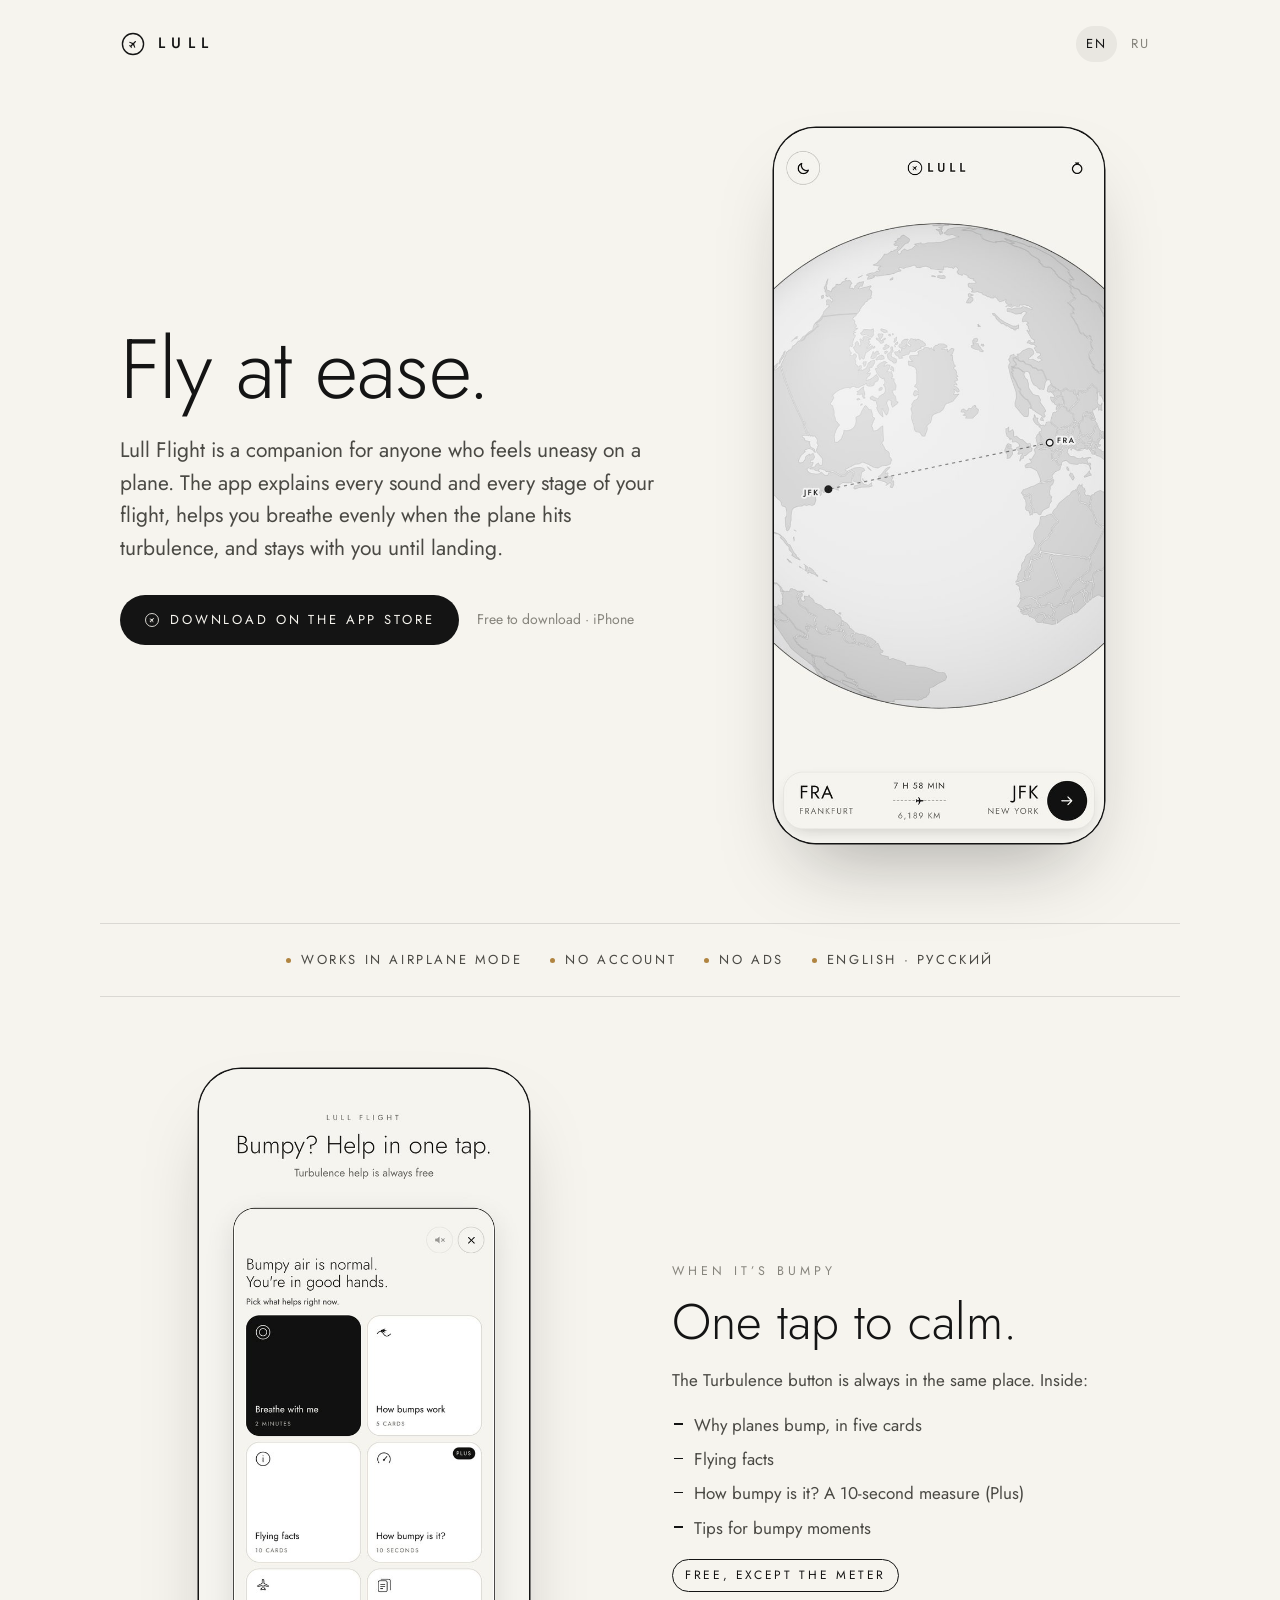
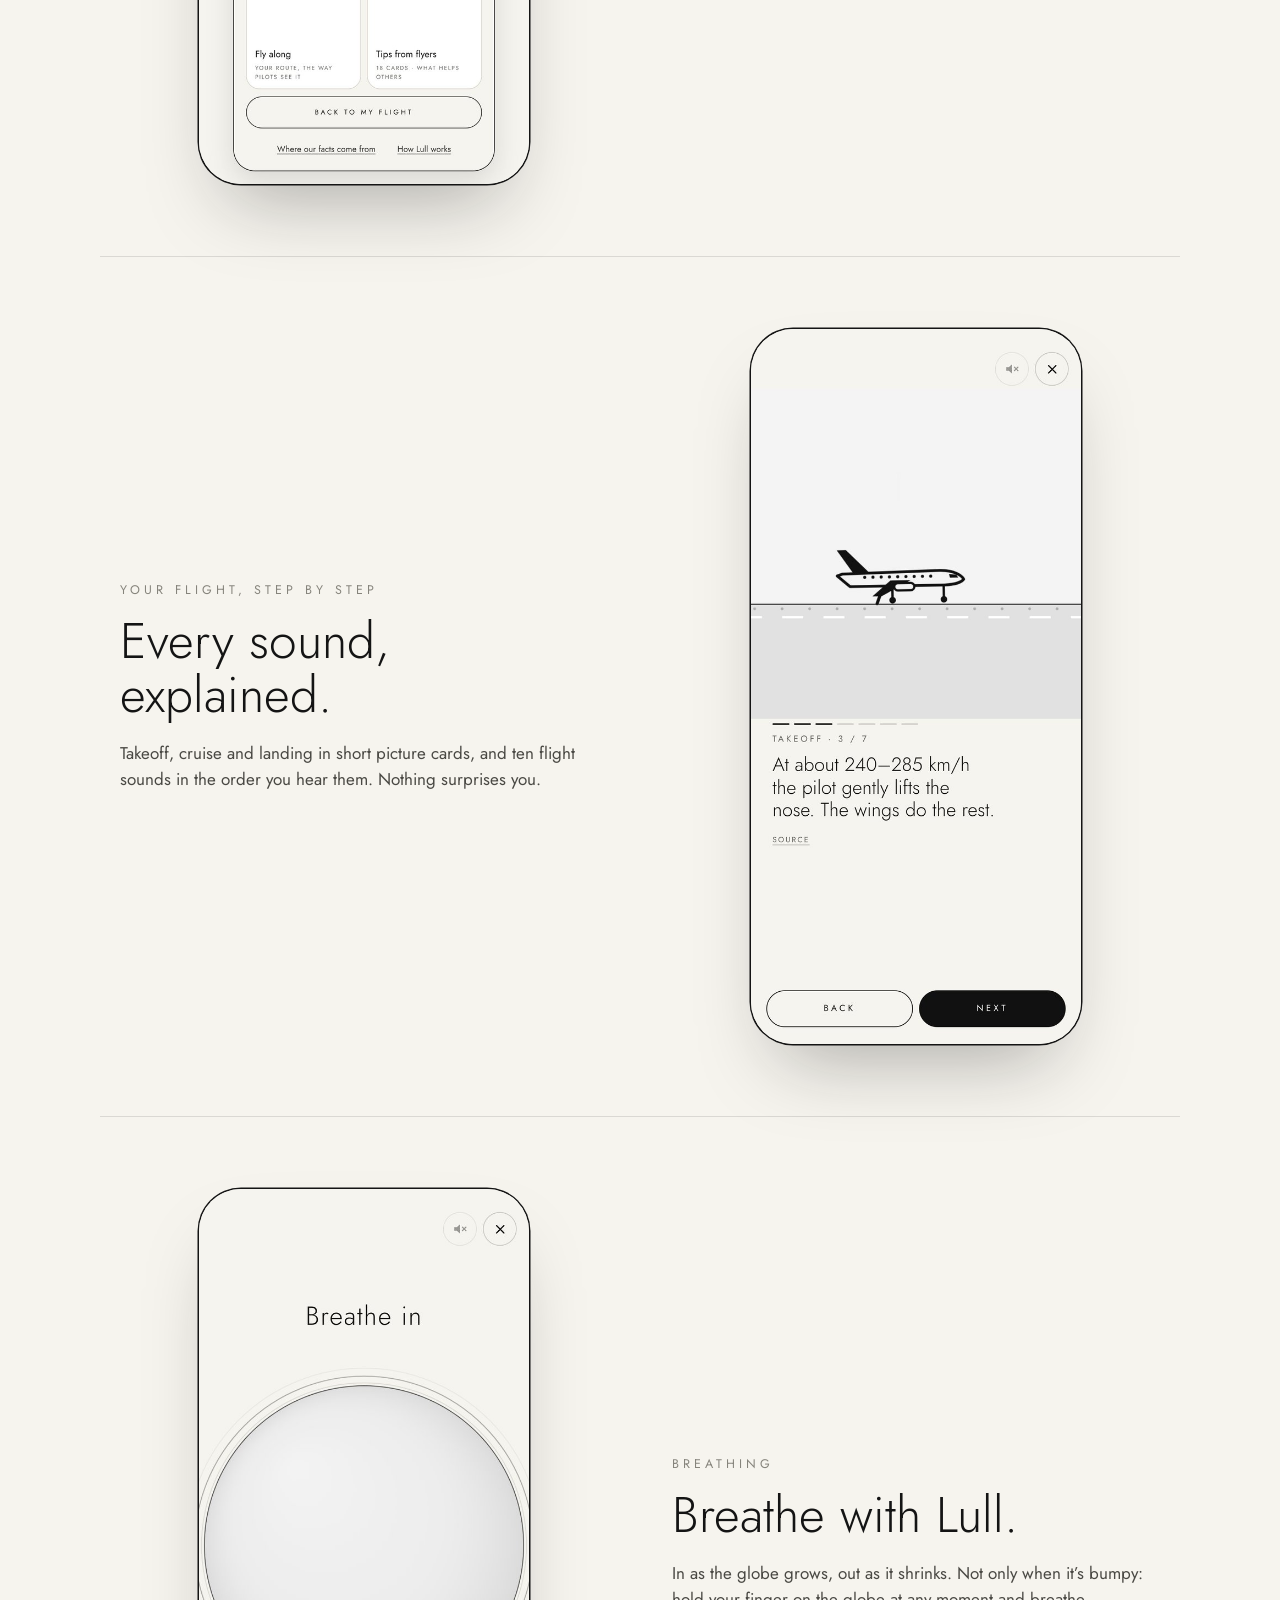
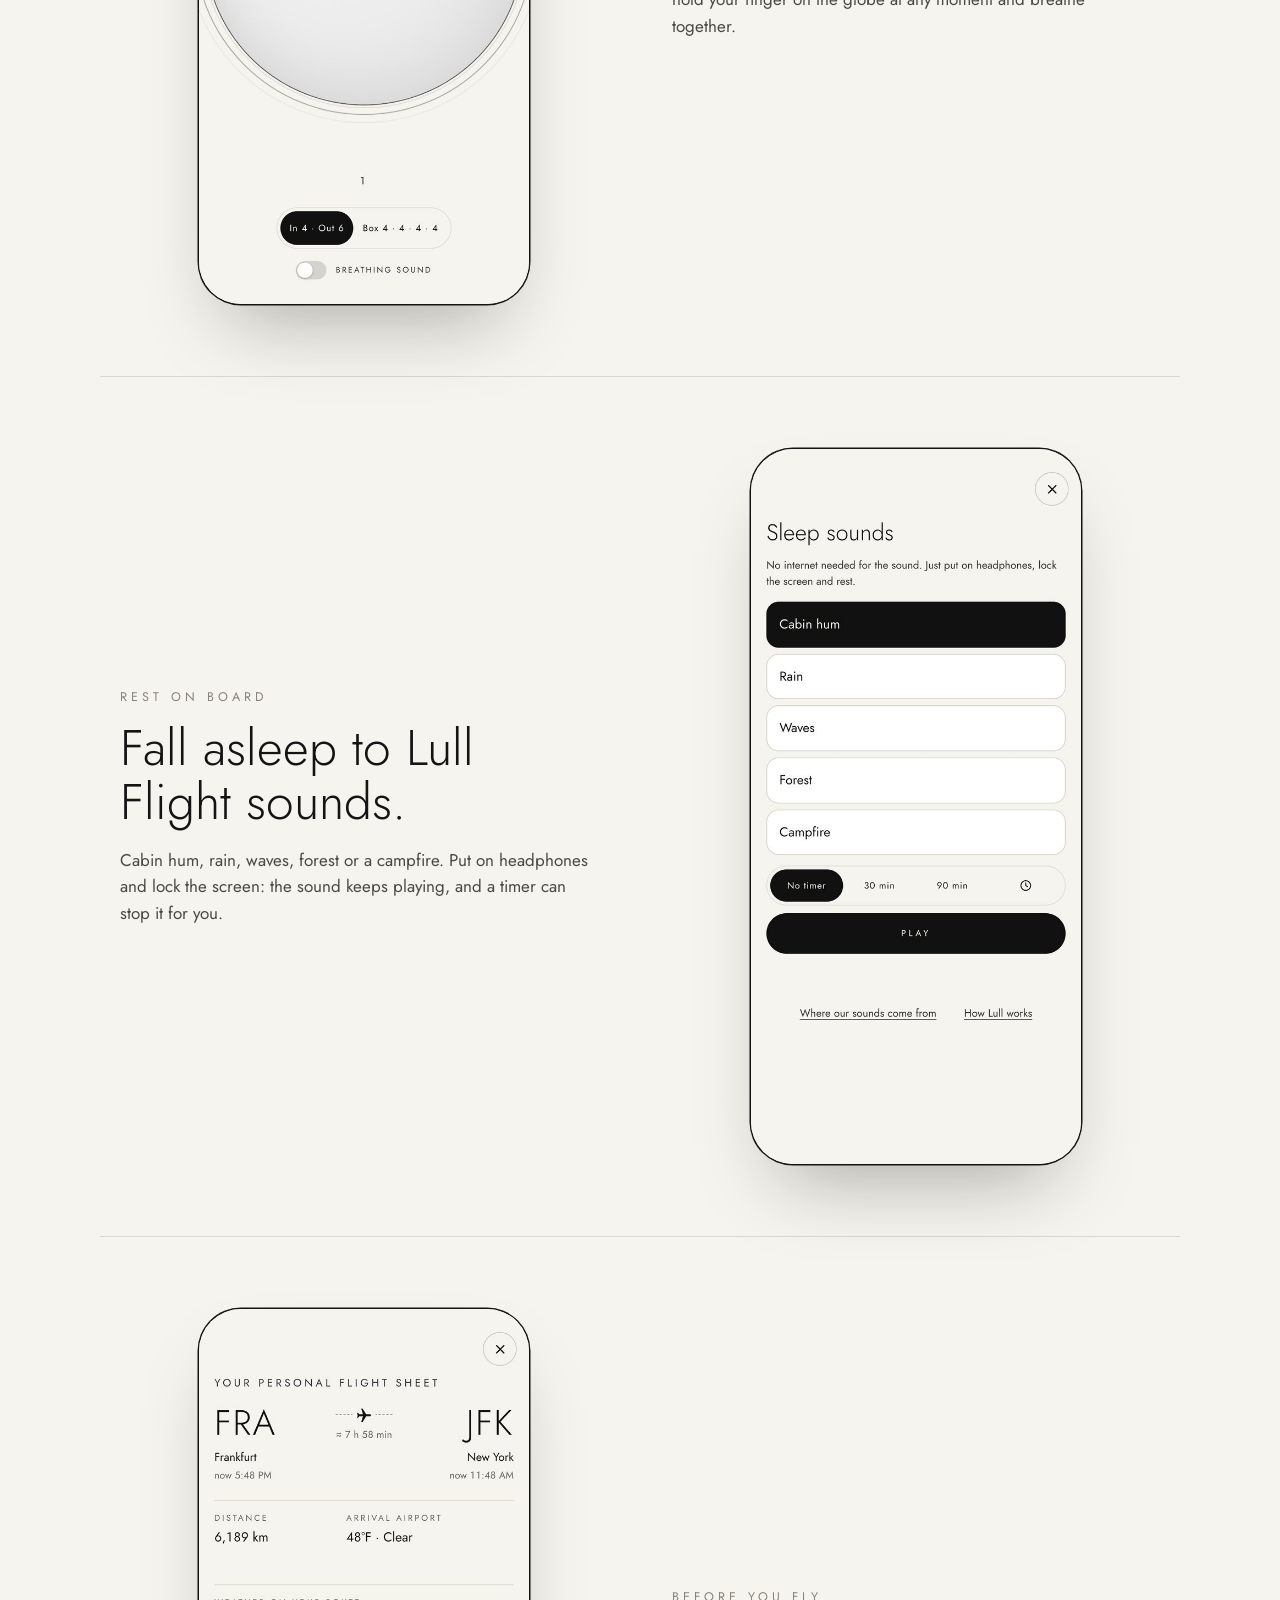
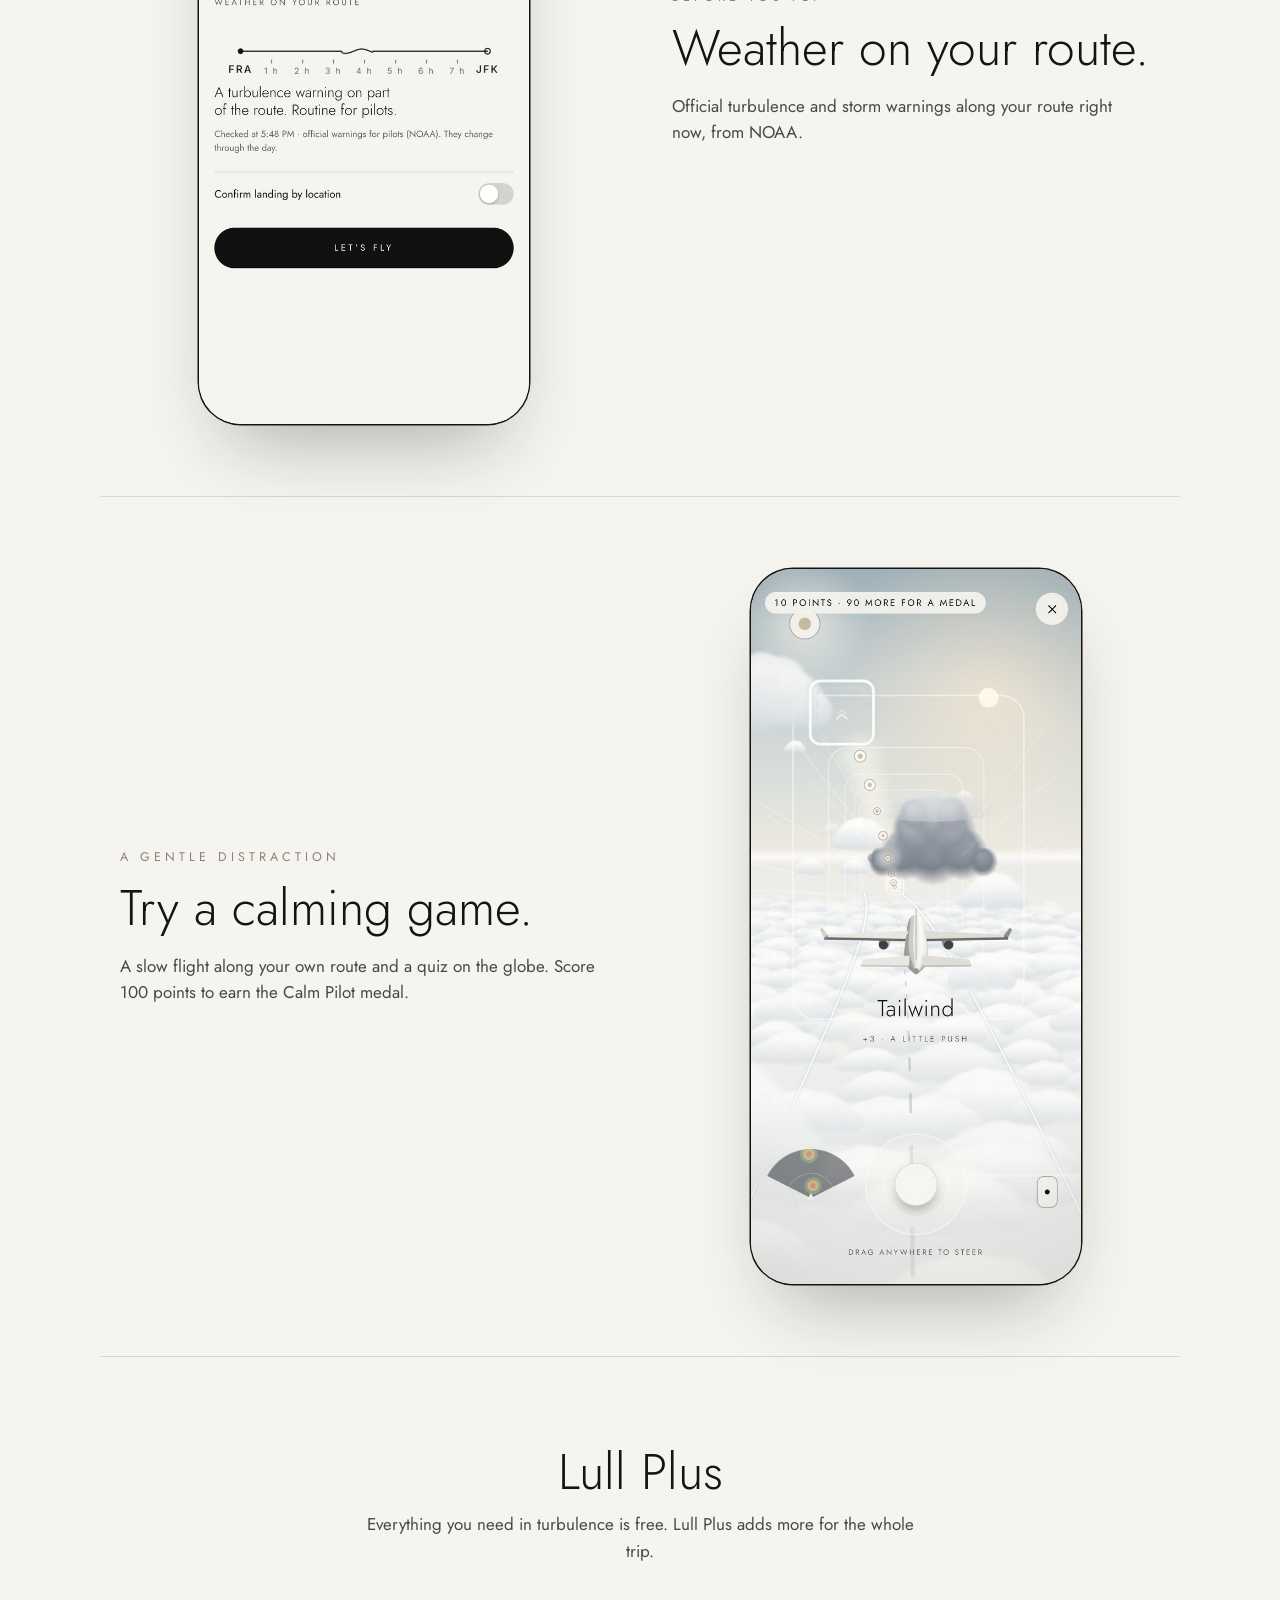
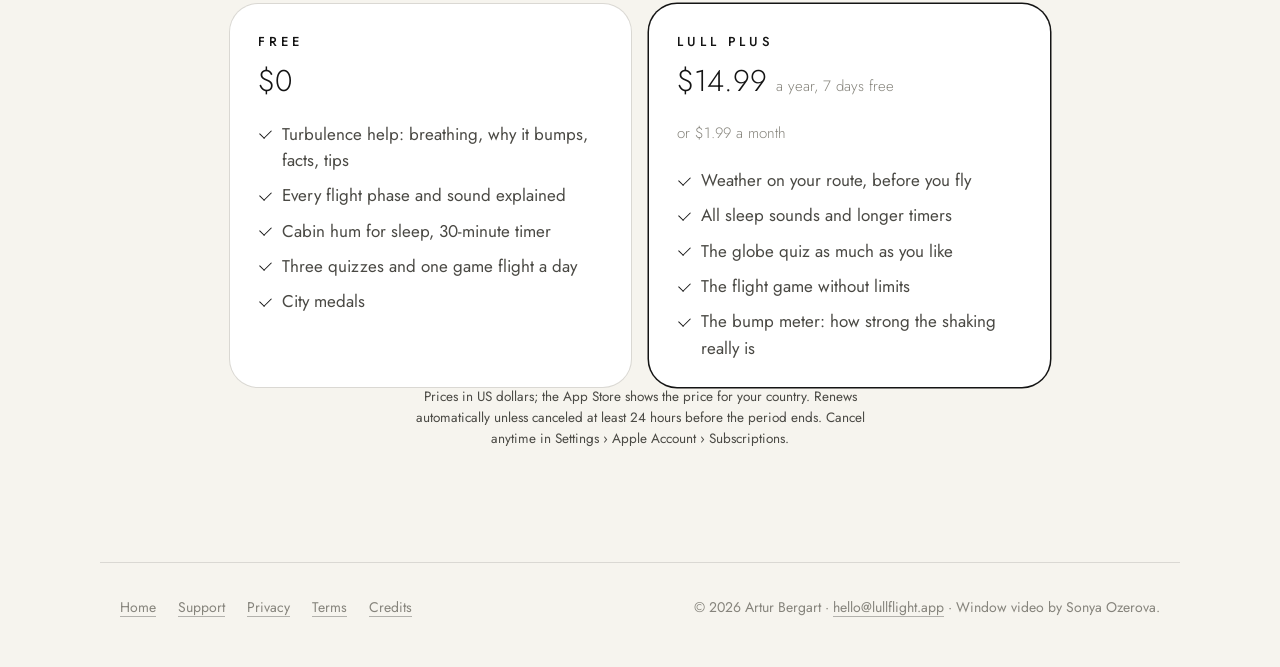
<file: index.html>
<!doctype html>
<html lang="en">
<head>
<meta name="apple-itunes-app" content="app-id=6835087575">
<meta charset="utf-8">
<meta name="viewport" content="width=device-width,initial-scale=1,viewport-fit=cover">
<title>Lull Flight · Fly at ease</title>
<meta name="description" content="A calm companion for nervous flyers: help in turbulence in one tap, every sound explained, sleep sounds and a gentle game. Works in Airplane Mode.">
<link rel="icon" href="/icon.png">
<link rel="apple-touch-icon" href="/icon.png">
<link rel="alternate" hreflang="en" href="https://lullflight.app/">
<link rel="alternate" hreflang="ru" href="https://lullflight.app/ru/">
<meta property="og:title" content="Lull Flight · Fly at ease">
<meta property="og:description" content="A calm companion for nervous flyers: help in turbulence in one tap, every sound explained, sleep sounds and a gentle game. Works in Airplane Mode.">
<meta property="og:image" content="https://lullflight.app/img/en-5.jpg">
<link rel="preload" href="/fonts/jost.woff" as="font" type="font/woff" crossorigin>
<link rel="stylesheet" href="/style.css">
</head>
<body>
<header class="top wrap"><a class="brand" href="/"><svg viewBox="0 0 64 64" aria-hidden="true"><circle cx="32" cy="32" r="26" fill="none" stroke="currentColor" stroke-width="3.4"/><g transform="translate(32 32) rotate(45) scale(1) translate(-15 -13.2)"><path d="M15 3c1.3 0 1.7 2.3 1.7 4.8V11l8.3 4.2v2.1l-8.3-2.4v4.8l2.5 1.9v1.8L15 22.5l-4.2.9v-1.8l2.5-1.9v-4.8L5 17.3v-2.1L13.3 11V7.8C13.3 5.3 13.7 3 15 3z" fill="currentColor"/></g></svg><span>LULL</span></a>
  <nav class="lang" aria-label="Language"><a href="/" hreflang="en" lang="en" aria-current="true">EN</a><a href="/ru/" hreflang="ru" lang="ru">RU</a></nav></header>
<main>
  <section class="hero wrap"><div><h1>Fly at ease.</h1><p class="lead">Lull Flight is a companion for anyone who feels uneasy on a plane. The app explains every sound and every stage of your flight, helps you breathe evenly when the plane hits turbulence, and stays with you until landing.</p>
    <div class="cta"><a class="pill" href="https://apps.apple.com/app/lull-flight-calm-on-board/id6835087575" target="_blank" rel="noopener"><svg viewBox="0 0 64 64" aria-hidden="true"><circle cx="32" cy="32" r="26" fill="none" stroke="currentColor" stroke-width="3.4"/><g transform="translate(32 32) rotate(45) scale(1) translate(-15 -13.2)"><path d="M15 3c1.3 0 1.7 2.3 1.7 4.8V11l8.3 4.2v2.1l-8.3-2.4v4.8l2.5 1.9v1.8L15 22.5l-4.2.9v-1.8l2.5-1.9v-4.8L5 17.3v-2.1L13.3 11V7.8C13.3 5.3 13.7 3 15 3z" fill="currentColor"/></g></svg>Download on the App Store</a><span class="small">Free to download · iPhone</span></div></div>
    <div class="phone"><img src="/img/en-5.jpg" width="600" height="1300" alt="Lull Flight screen: Fly at ease."></div></section>
  <div class="facts wrap"><span>Works in Airplane Mode</span><span>No account</span><span>No ads</span><span>English · Русский</span></div>

  <section class="feat wrap"><div><p class="k">When it’s bumpy</p><h2>One tap to calm.</h2><p>The Turbulence button is always in the same place. Inside:</p><ul><li>Why planes bump, in five cards</li><li>Flying facts</li><li>How bumpy is it? A 10-second measure (Plus)</li><li>Tips for bumpy moments</li></ul><span class="free">Free, except the meter</span></div>
    <div class="phone"><img src="/img/en-2.jpg" width="600" height="1300" loading="lazy" alt="Lull Flight screen: One tap to calm."></div></section>
  <section class="feat wrap"><div><p class="k">Your flight, step by step</p><h2>Every sound, explained.</h2><p>Takeoff, cruise and landing in short picture cards, and ten flight sounds in the order you hear them. Nothing surprises you.</p></div>
    <div class="phone"><img src="/img/en-4.jpg" width="600" height="1300" loading="lazy" alt="Lull Flight screen: Every sound, explained."></div></section>
  <section class="feat wrap"><div><p class="k">Breathing</p><h2>Breathe with Lull.</h2><p>In as the globe grows, out as it shrinks. Not only when it’s bumpy: hold your finger on the globe at any moment and breathe together.</p></div>
    <div class="phone"><img src="/img/en-3.jpg" width="600" height="1300" loading="lazy" alt="Lull Flight screen: Breathe with Lull."></div></section>
  <section class="feat wrap"><div><p class="k">Rest on board</p><h2>Fall asleep to Lull Flight sounds.</h2><p>Cabin hum, rain, waves, forest or a campfire. Put on headphones and lock the screen: the sound keeps playing, and a timer can stop it for you.</p></div>
    <div class="phone"><img src="/img/en-7.jpg" width="600" height="1300" loading="lazy" alt="Lull Flight screen: Fall asleep to Lull Flight sounds."></div></section>
  <section class="feat wrap"><div><p class="k">Before you fly</p><h2>Weather on your route.</h2><p>Official turbulence and storm warnings along your route right now, from NOAA.</p></div>
    <div class="phone"><img src="/img/en-6.jpg" width="600" height="1300" loading="lazy" alt="Lull Flight screen: Weather on your route."></div></section>
  <section class="feat wrap"><div><p class="k">A gentle distraction</p><h2>Try a calming game.</h2><p>A slow flight along your own route and a quiz on the globe. Score 100 points to earn the Calm Pilot medal.</p></div>
    <div class="phone"><img src="/img/en-8.jpg" width="600" height="1300" loading="lazy" alt="Lull Flight screen: Try a calming game."></div></section>
  <section class="plus wrap"><h2>Lull Plus</h2><p>Everything you need in turbulence is free. Lull Plus adds more for the whole trip.</p>
    <div class="tiers">
      <div class="tier"><h3>Free</h3><p class="price">$0</p><ul><li>Turbulence help: breathing, why it bumps, facts, tips</li><li>Every flight phase and sound explained</li><li>Cabin hum for sleep, 30-minute timer</li><li>Three quizzes and one game flight a day</li><li>City medals</li></ul></div>
      <div class="tier p"><h3>Lull Plus</h3><p class="price">$14.99 <small>a year, 7 days free</small><br><small>or $1.99 a month</small></p><ul><li>Weather on your route, before you fly</li><li>All sleep sounds and longer timers</li><li>The globe quiz as much as you like</li><li>The flight game without limits</li><li>The bump meter: how strong the shaking really is</li></ul></div>
    </div><p class="note">Prices in US dollars; the App Store shows the price for your country. Renews automatically unless canceled at least 24 hours before the period ends. Cancel anytime in Settings › Apple Account › Subscriptions.</p></section>
</main>
<footer class="wrap"><nav><a href="/">Home</a><a href="/support/">Support</a><a href="/privacy/">Privacy</a><a href="/terms/">Terms</a><a href="/credits/">Credits</a></nav><span>© 2026 Artur Bergart · <a href="mailto:hello@lullflight.app">hello@lullflight.app</a> · Window video by Sonya Ozerova.</span></footer>
</body>
</html>
</file>
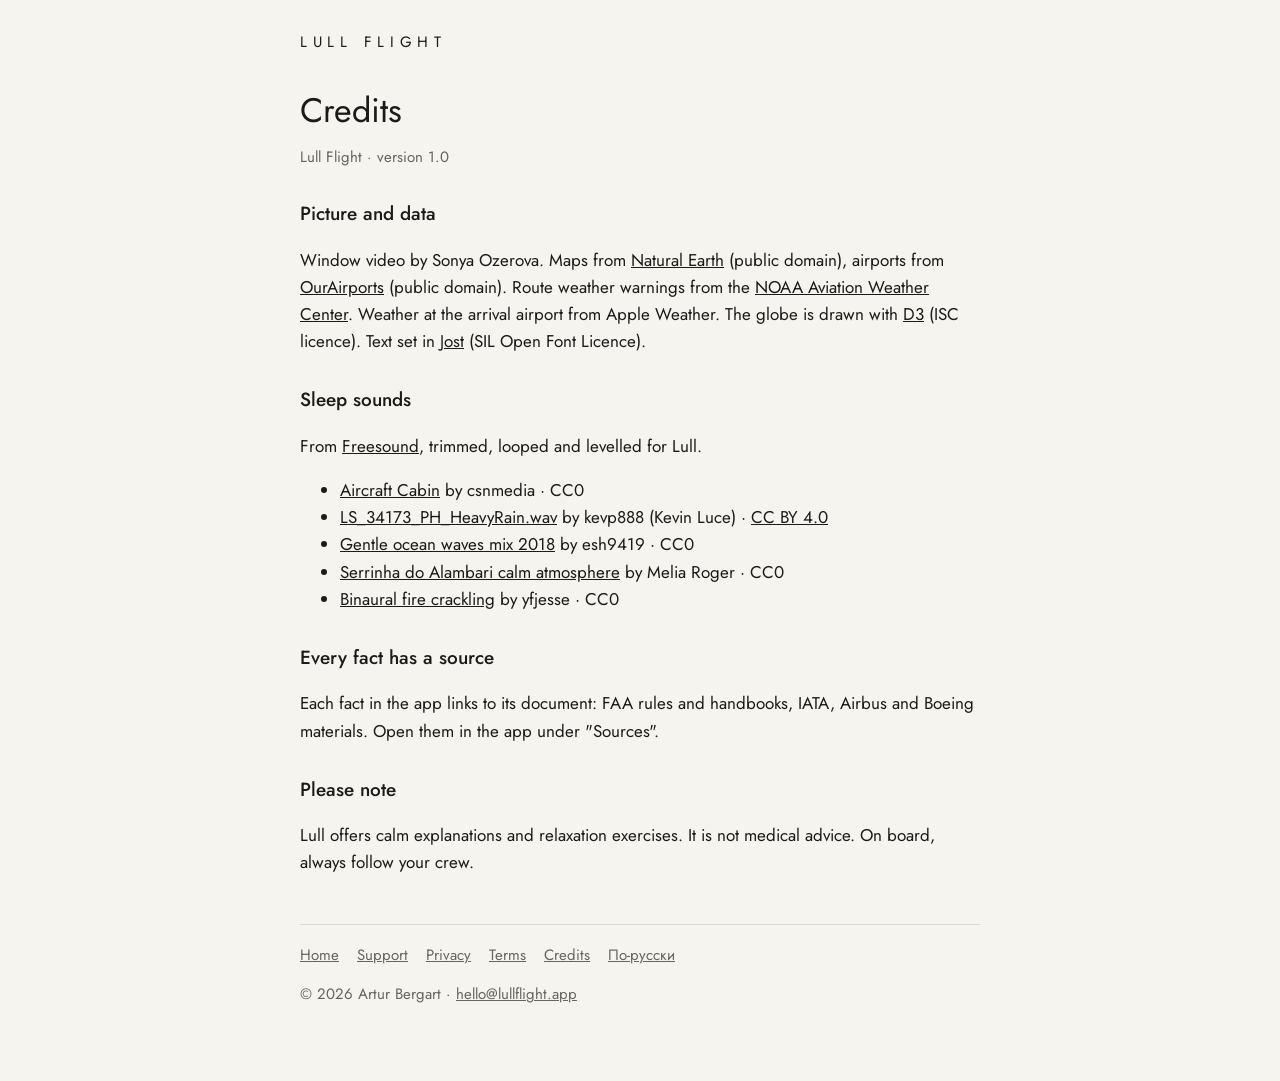
<file: credits/index.html>
<!doctype html><html lang="en"><head><meta charset="utf-8"><meta name="viewport" content="width=device-width,initial-scale=1,viewport-fit=cover">
<link rel="icon" href="/icon.png"><style>
@font-face{font-family:"Jost";src:url(/fonts/jost.woff) format("woff");font-weight:100 900;font-display:swap}
:root{--paper:#F6F4EE;--ink:#1b1b1b;--mute:#66655f;--line:#dedad0}
@media (prefers-color-scheme:dark){:root{--paper:#1b1c1f;--ink:#ecebe6;--mute:#a3a29b;--line:#34353a}}
html{background:var(--paper)}body{margin:0;color:var(--ink);background:var(--paper);font:17px/1.6 "Jost",-apple-system,BlinkMacSystemFont,"Helvetica Neue",Arial,sans-serif}
main{max-width:680px;margin:0 auto;padding:max(28px,env(safe-area-inset-top)) max(20px,env(safe-area-inset-right)) 60px max(20px,env(safe-area-inset-left))}
header a{color:var(--ink);text-decoration:none;letter-spacing:.38em;font-size:15px}h1{font-weight:400;font-size:34px;line-height:1.15;margin:36px 0 6px}
h2{font-weight:500;font-size:19px;margin:30px 0 6px}p,li{color:var(--ink)}.mute{color:var(--mute);font-size:15px}a{color:inherit}
nav{margin-top:48px;padding-top:18px;border-top:1px solid var(--line);display:flex;gap:18px;flex-wrap:wrap;font-size:15px}nav a{color:var(--mute)}
</style><title>Credits · Lull Flight</title></head><body><main>
<header><a href="/">LULL FLIGHT</a></header>
<h1>Credits</h1><p class="mute">Lull Flight · version 1.0</p>
<h2>Picture and data</h2><p>Window video by Sonya Ozerova. Maps from <a href="https://www.naturalearthdata.com/">Natural Earth</a> (public domain), airports from <a href="https://ourairports.com/">OurAirports</a> (public domain). Route weather warnings from the <a href="https://aviationweather.gov/">NOAA Aviation Weather Center</a>. Weather at the arrival airport from Apple Weather. The globe is drawn with <a href="https://d3js.org/">D3</a> (ISC licence). Text set in <a href="https://indestructibletype.com/Jost.html">Jost</a> (SIL Open Font Licence).</p>
<h2>Sleep sounds</h2><p>From <a href="https://freesound.org/">Freesound</a>, trimmed, looped and levelled for Lull.</p><ul><li><a href="https://freesound.org/people/csnmedia/sounds/381174/">Aircraft Cabin</a> by csnmedia · CC0</li><li><a href="https://freesound.org/s/464041/">LS_34173_PH_HeavyRain.wav</a> by kevp888 (Kevin Luce) · <a href="https://creativecommons.org/licenses/by/4.0/">CC BY 4.0</a></li><li><a href="https://freesound.org/people/esh9419/sounds/417797/">Gentle ocean waves mix 2018</a> by esh9419 · CC0</li><li><a href="https://freesound.org/people/MeliaRoger/sounds/586171/">Serrinha do Alambari calm atmosphere</a> by Melia Roger · CC0</li><li><a href="https://freesound.org/s/734248/">Binaural fire crackling</a> by yfjesse · CC0</li></ul>
<h2>Every fact has a source</h2><p>Each fact in the app links to its document: FAA rules and handbooks, IATA, Airbus and Boeing materials. Open them in the app under "Sources".</p>
<h2>Please note</h2><p>Lull offers calm explanations and relaxation exercises. It is not medical advice. On board, always follow your crew.</p>
<nav><a href="/">Home</a><a href="/support/">Support</a><a href="/privacy/">Privacy</a><a href="/terms/">Terms</a><a href="/credits/">Credits</a><a href="/ru/credits/" hreflang="ru">По-русски</a></nav>
<p class="mute">© 2026 Artur Bergart · <a href="mailto:hello@lullflight.app">hello@lullflight.app</a></p>
</main></body></html>
</file>
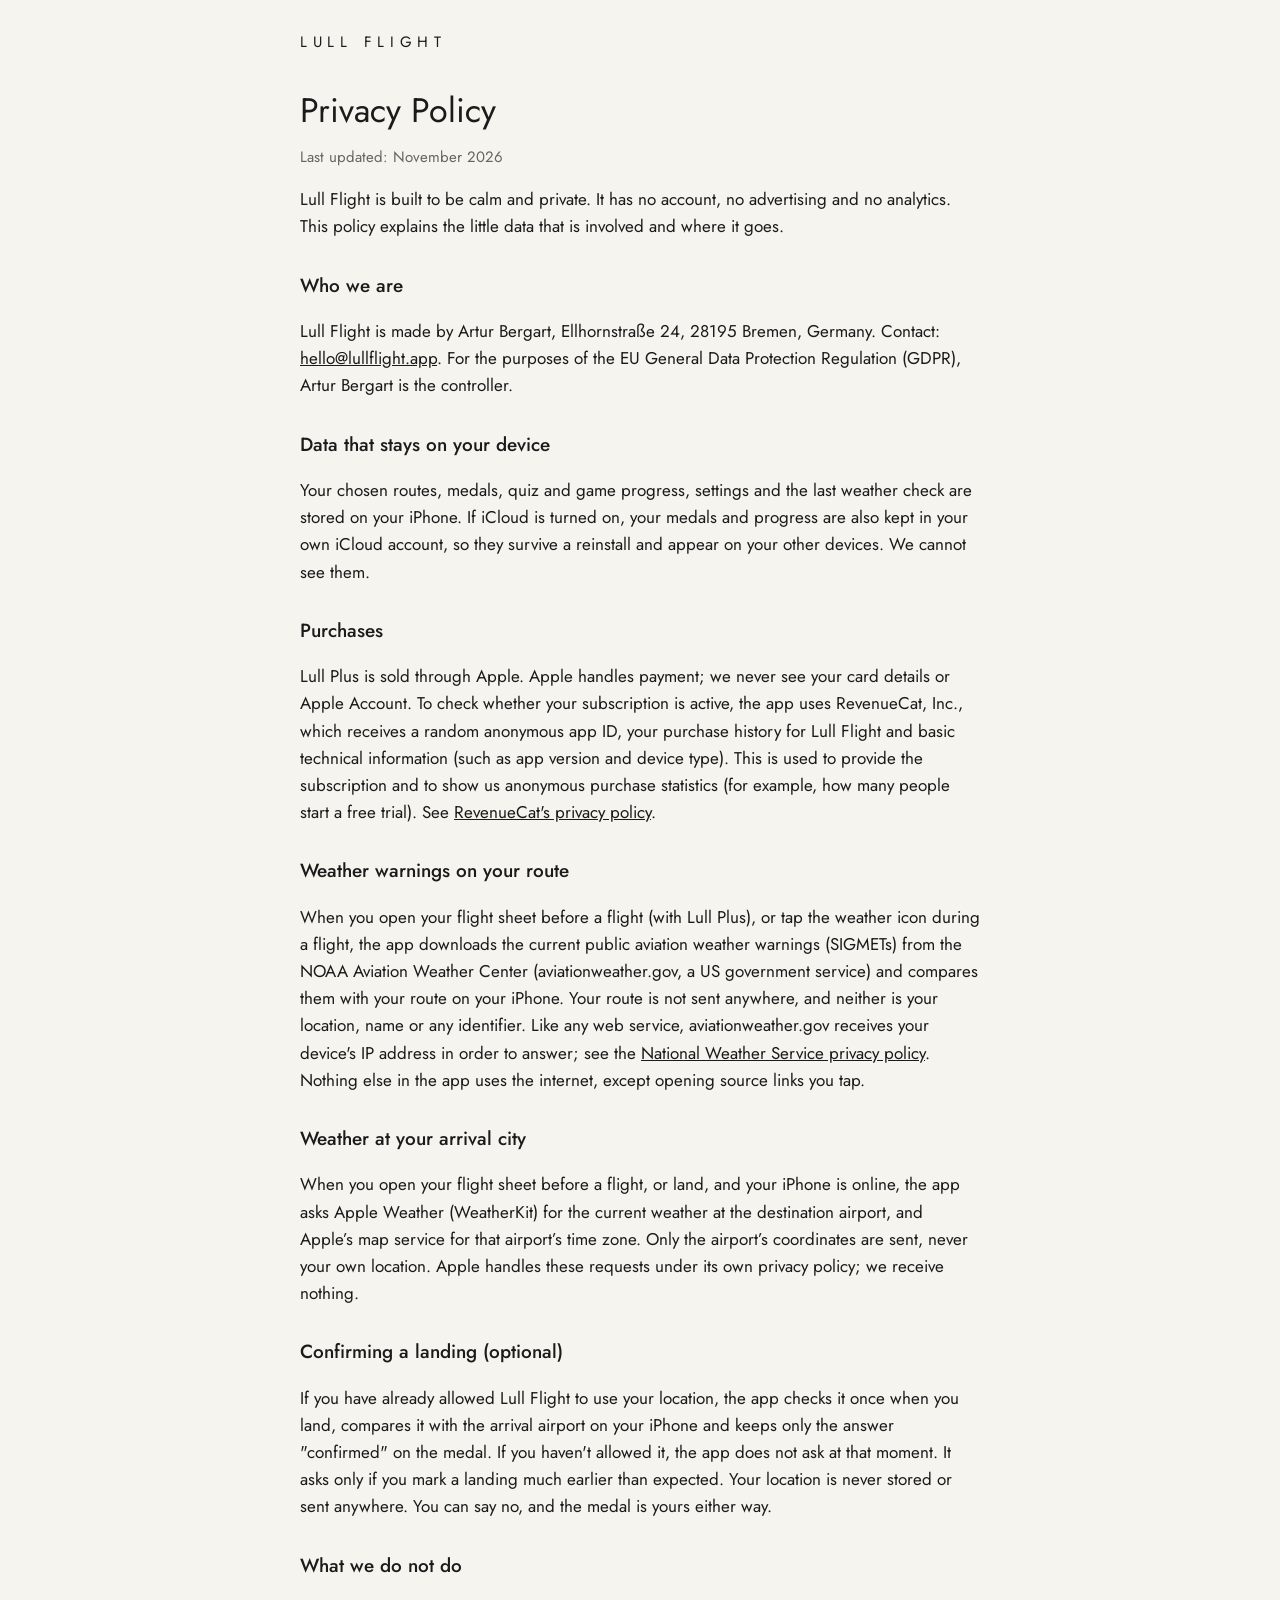
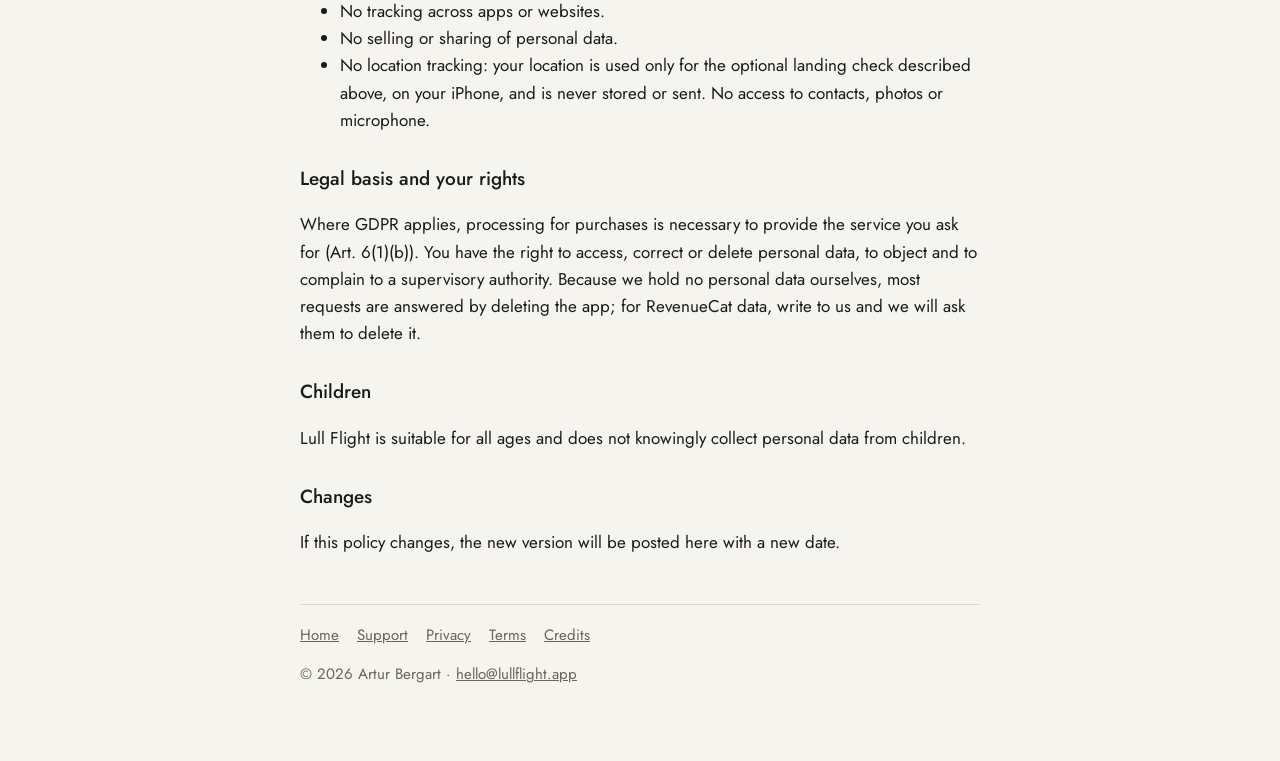
<file: privacy/index.html>
<!doctype html><html lang="en"><head><meta charset="utf-8"><meta name="viewport" content="width=device-width,initial-scale=1,viewport-fit=cover">
<link rel="icon" href="/icon.png"><style>
@font-face{font-family:"Jost";src:url(/fonts/jost.woff) format("woff");font-weight:100 900;font-display:swap}
:root{--paper:#F6F4EE;--ink:#1b1b1b;--mute:#66655f;--line:#dedad0}
@media (prefers-color-scheme:dark){:root{--paper:#1b1c1f;--ink:#ecebe6;--mute:#a3a29b;--line:#34353a}}
html{background:var(--paper)}body{margin:0;color:var(--ink);background:var(--paper);font:17px/1.6 "Jost",-apple-system,BlinkMacSystemFont,"Helvetica Neue",Arial,sans-serif}
main{max-width:680px;margin:0 auto;padding:max(28px,env(safe-area-inset-top)) max(20px,env(safe-area-inset-right)) 60px max(20px,env(safe-area-inset-left))}
header a{color:var(--ink);text-decoration:none;letter-spacing:.38em;font-size:15px}h1{font-weight:400;font-size:34px;line-height:1.15;margin:36px 0 6px}
h2{font-weight:500;font-size:19px;margin:30px 0 6px}p,li{color:var(--ink)}.mute{color:var(--mute);font-size:15px}a{color:inherit}
nav{margin-top:48px;padding-top:18px;border-top:1px solid var(--line);display:flex;gap:18px;flex-wrap:wrap;font-size:15px}nav a{color:var(--mute)}
</style><title>Privacy Policy · Lull Flight</title></head><body><main>
<header><a href="/">LULL FLIGHT</a></header>
<h1>Privacy Policy</h1><p class="mute">Last updated: November 2026</p>
<p>Lull Flight is built to be calm and private. It has no account, no advertising and no analytics. This policy explains the little data that is involved and where it goes.</p>
<h2>Who we are</h2><p>Lull Flight is made by Artur Bergart, Ellhornstraße 24, 28195 Bremen, Germany. Contact: <a href="mailto:hello@lullflight.app">hello@lullflight.app</a>. For the purposes of the EU General Data Protection Regulation (GDPR), Artur Bergart is the controller.</p>
<h2>Data that stays on your device</h2><p>Your chosen routes, medals, quiz and game progress, settings and the last weather check are stored on your iPhone. If iCloud is turned on, your medals and progress are also kept in your own iCloud account, so they survive a reinstall and appear on your other devices. We cannot see them.</p>
<h2>Purchases</h2><p>Lull Plus is sold through Apple. Apple handles payment; we never see your card details or Apple Account. To check whether your subscription is active, the app uses RevenueCat, Inc., which receives a random anonymous app ID, your purchase history for Lull Flight and basic technical information (such as app version and device type). This is used to provide the subscription and to show us anonymous purchase statistics (for example, how many people start a free trial). See <a href="https://www.revenuecat.com/privacy">RevenueCat's privacy policy</a>.</p>
<h2>Weather warnings on your route</h2><p>When you open your flight sheet before a flight (with Lull Plus), or tap the weather icon during a flight, the app downloads the current public aviation weather warnings (SIGMETs) from the NOAA Aviation Weather Center (aviationweather.gov, a US government service) and compares them with your route on your iPhone. Your route is not sent anywhere, and neither is your location, name or any identifier. Like any web service, aviationweather.gov receives your device's IP address in order to answer; see the <a href="https://www.weather.gov/privacy">National Weather Service privacy policy</a>. Nothing else in the app uses the internet, except opening source links you tap.</p>
<h2>Weather at your arrival city</h2><p>When you open your flight sheet before a flight, or land, and your iPhone is online, the app asks Apple Weather (WeatherKit) for the current weather at the destination airport, and Apple’s map service for that airport’s time zone. Only the airport’s coordinates are sent, never your own location. Apple handles these requests under its own privacy policy; we receive nothing.</p><h2>Confirming a landing (optional)</h2><p>If you have already allowed Lull Flight to use your location, the app checks it once when you land, compares it with the arrival airport on your iPhone and keeps only the answer "confirmed" on the medal. If you haven't allowed it, the app does not ask at that moment. It asks only if you mark a landing much earlier than expected. Your location is never stored or sent anywhere. You can say no, and the medal is yours either way.</p><h2>What we do not do</h2><ul><li>No tracking across apps or websites.</li><li>No selling or sharing of personal data.</li><li>No location tracking: your location is used only for the optional landing check described above, on your iPhone, and is never stored or sent. No access to contacts, photos or microphone.</li></ul>
<h2>Legal basis and your rights</h2><p>Where GDPR applies, processing for purchases is necessary to provide the service you ask for (Art. 6(1)(b)). You have the right to access, correct or delete personal data, to object and to complain to a supervisory authority. Because we hold no personal data ourselves, most requests are answered by deleting the app; for RevenueCat data, write to us and we will ask them to delete it.</p>
<h2>Children</h2><p>Lull Flight is suitable for all ages and does not knowingly collect personal data from children.</p>
<h2>Changes</h2><p>If this policy changes, the new version will be posted here with a new date.</p>
<nav><a href="/">Home</a><a href="/support/">Support</a><a href="/privacy/">Privacy</a><a href="/terms/">Terms</a><a href="/credits/">Credits</a></nav>
<p class="mute">© 2026 Artur Bergart · <a href="mailto:hello@lullflight.app">hello@lullflight.app</a></p>
</main></body></html>
</file>
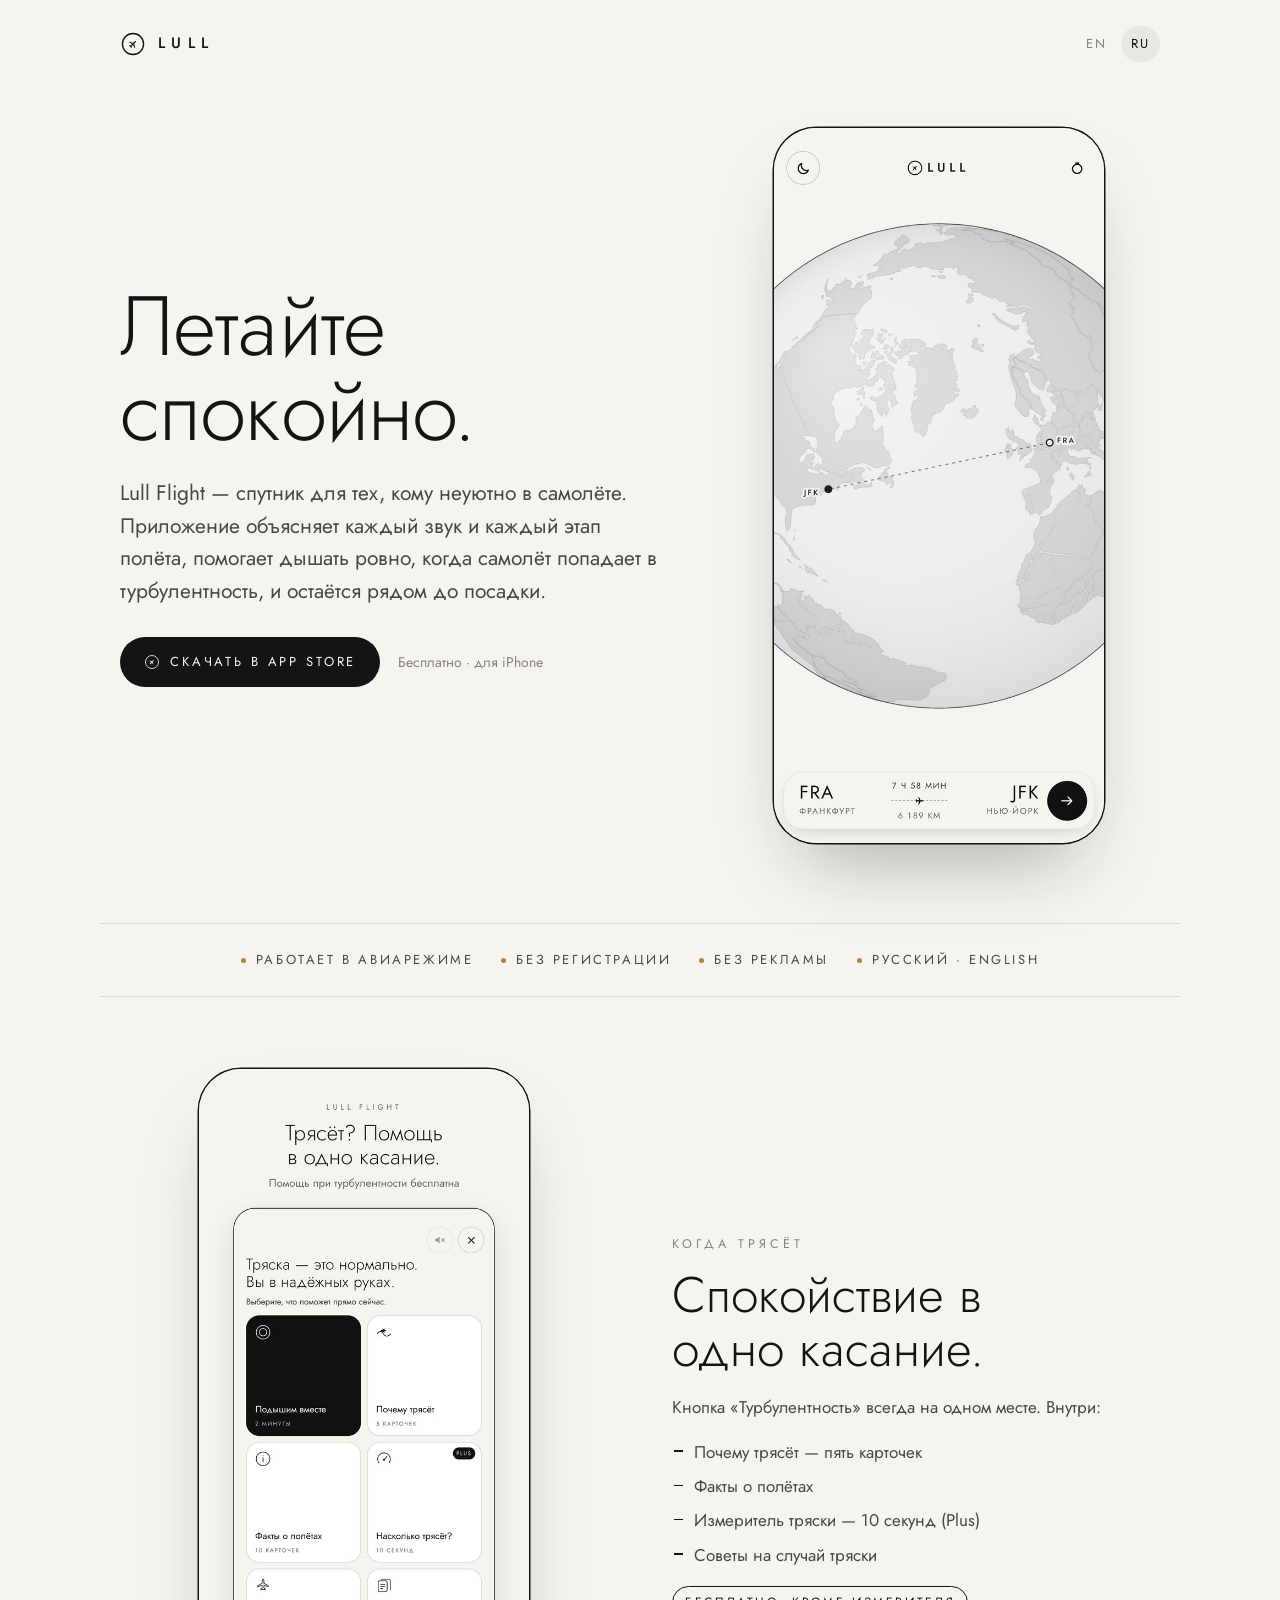
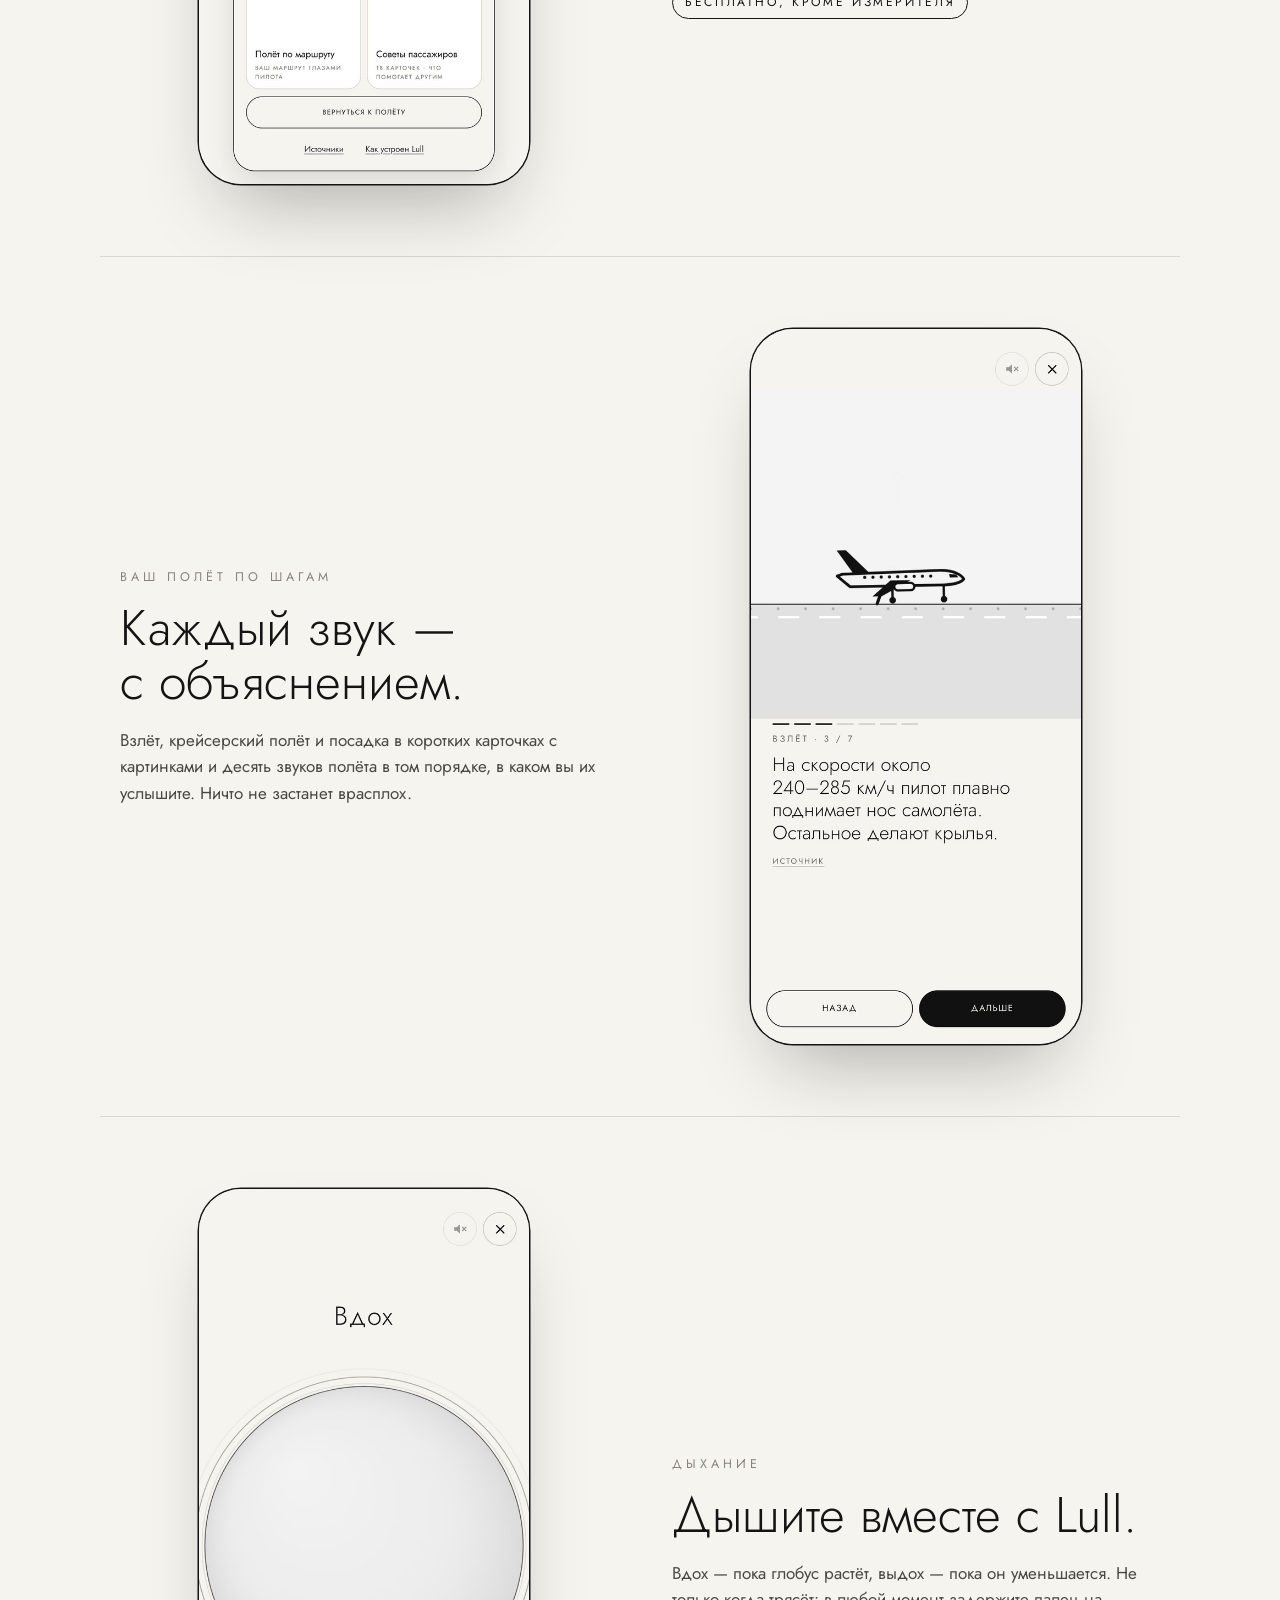
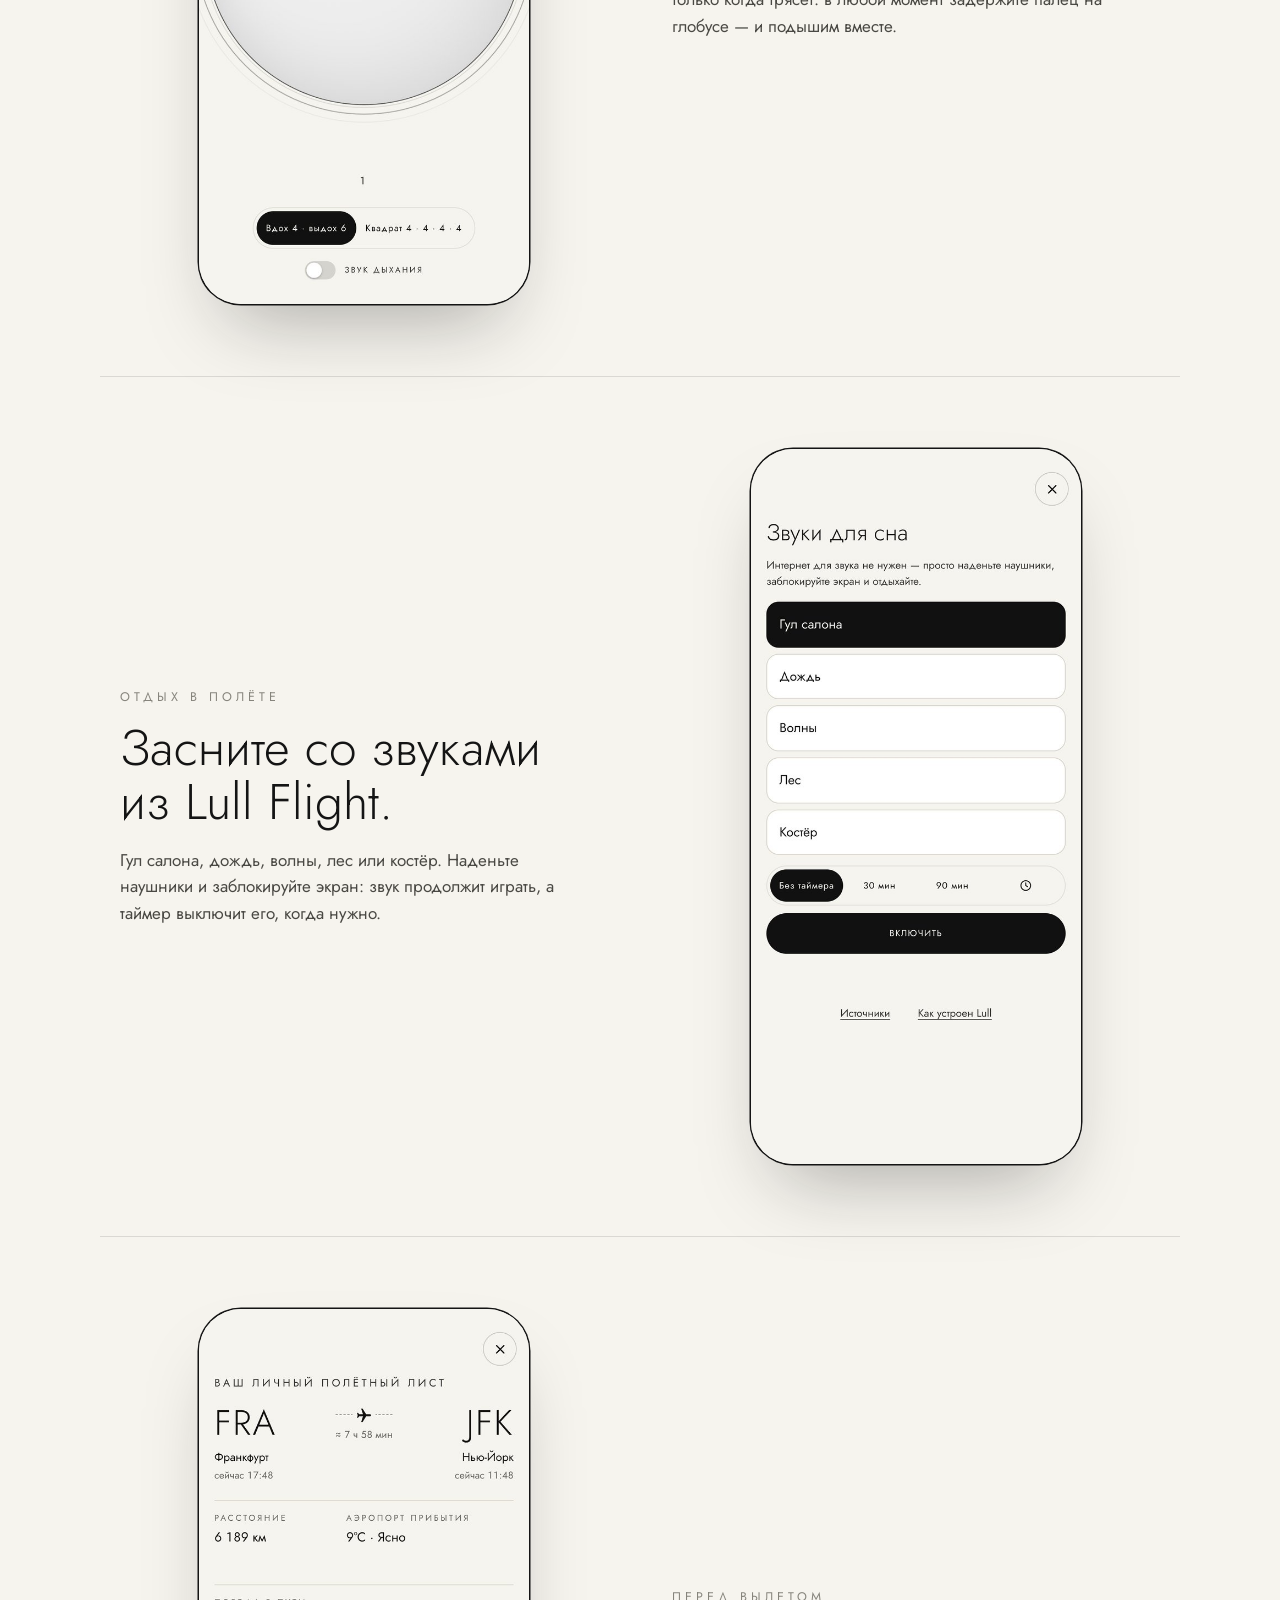
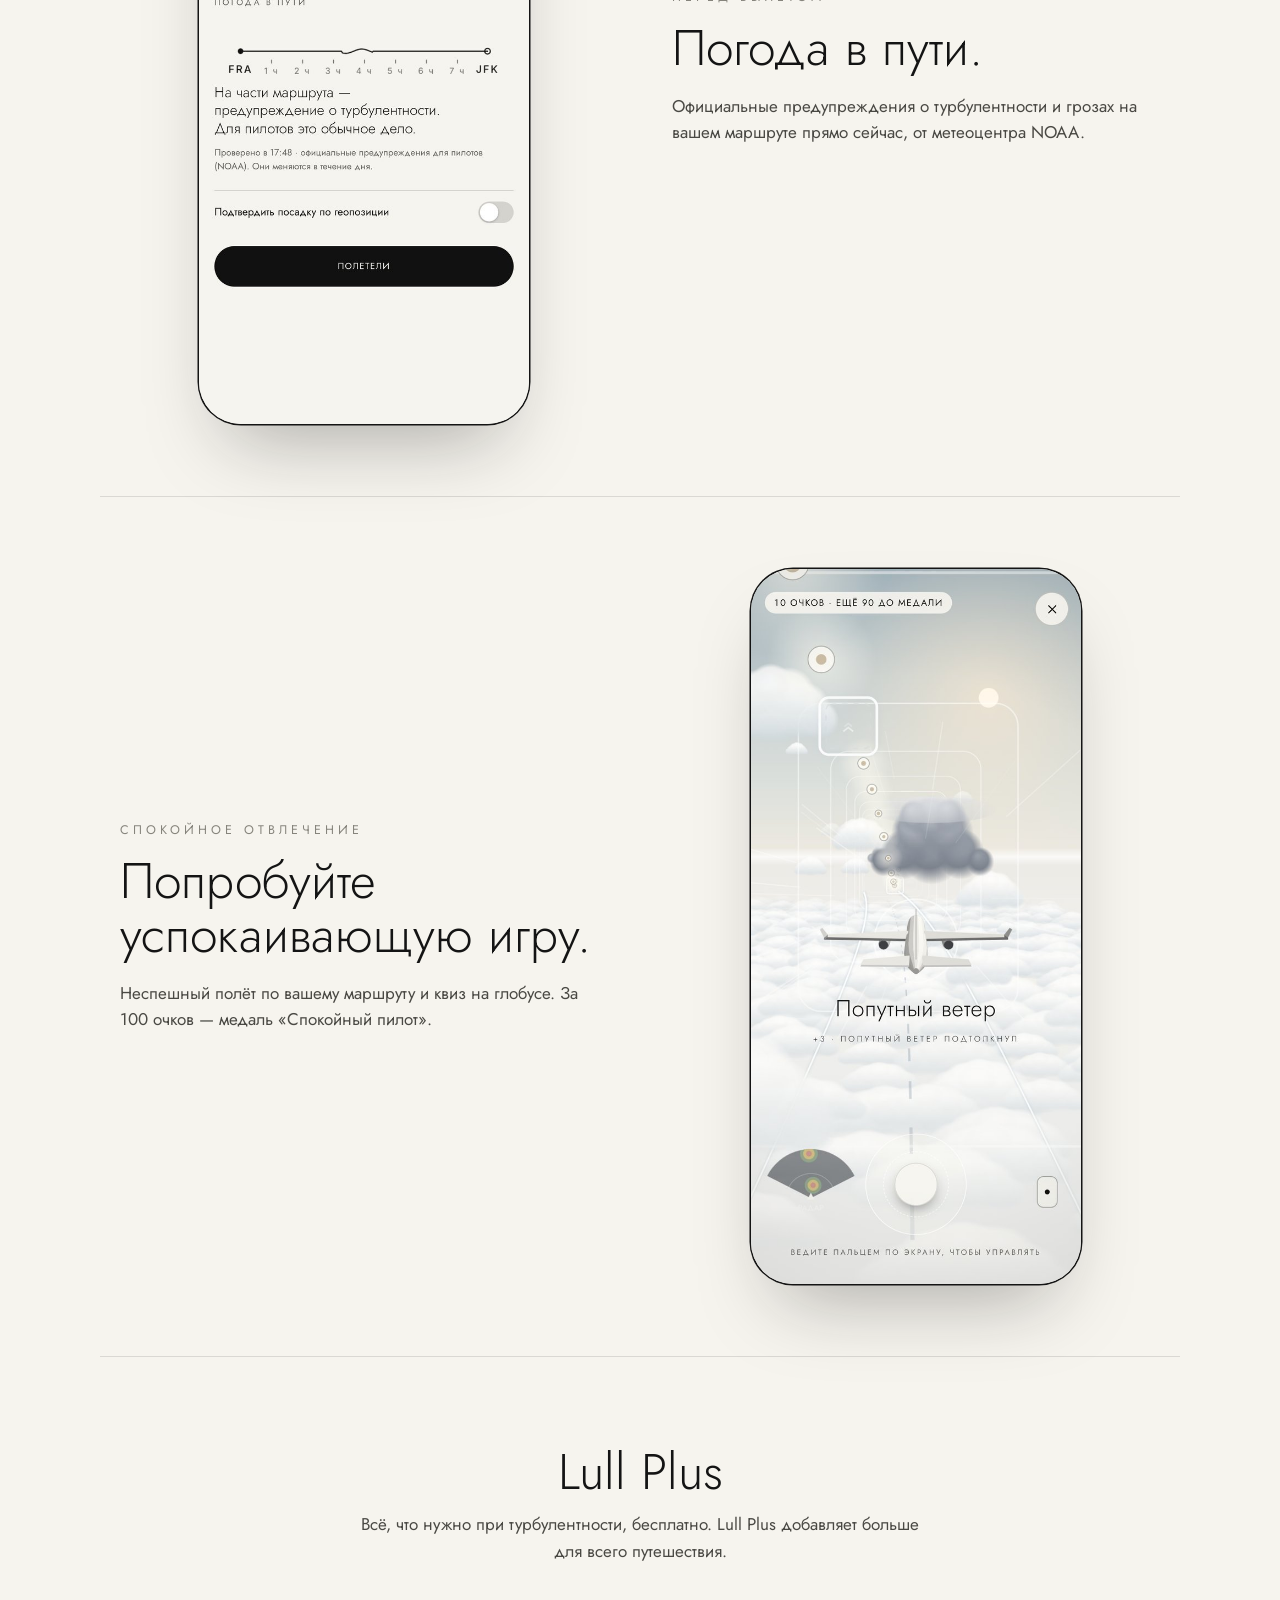
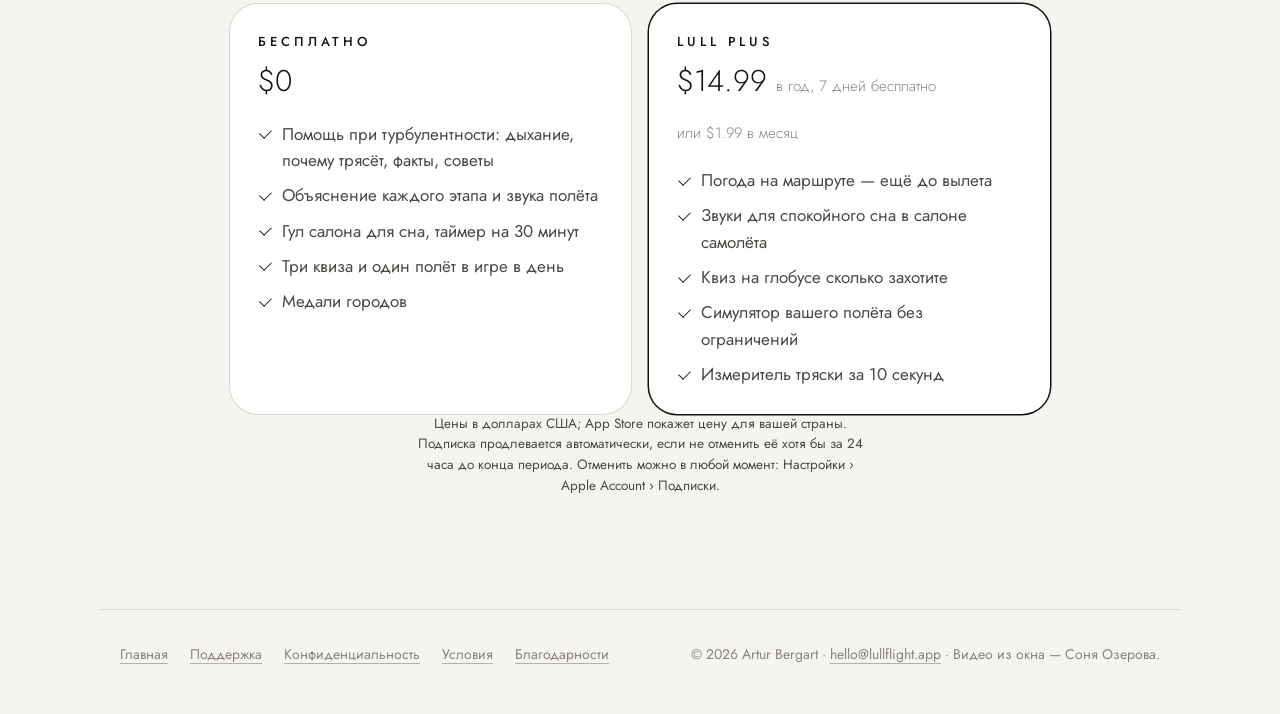
<file: ru/index.html>
<!doctype html>
<html lang="ru">
<head>
<meta name="apple-itunes-app" content="app-id=6835087575">
<meta charset="utf-8">
<meta name="viewport" content="width=device-width,initial-scale=1,viewport-fit=cover">
<title>Lull Flight · Летайте спокойно</title>
<meta name="description" content="Спокойный спутник для тех, кто волнуется в полёте: помощь при турбулентности в одно касание, объяснение каждого звука, звуки для сна и спокойная игра. Работает в авиарежиме.">
<link rel="icon" href="/icon.png">
<link rel="apple-touch-icon" href="/icon.png">
<link rel="alternate" hreflang="en" href="https://lullflight.app/">
<link rel="alternate" hreflang="ru" href="https://lullflight.app/ru/">
<meta property="og:title" content="Lull Flight · Летайте спокойно">
<meta property="og:description" content="Спокойный спутник для тех, кто волнуется в полёте: помощь при турбулентности в одно касание, объяснение каждого звука, звуки для сна и спокойная игра. Работает в авиарежиме.">
<meta property="og:image" content="https://lullflight.app/img/ru-5.jpg">
<link rel="preload" href="/fonts/jost.woff" as="font" type="font/woff" crossorigin>
<link rel="stylesheet" href="/style.css">
</head>
<body>
<header class="top wrap"><a class="brand" href="/ru/"><svg viewBox="0 0 64 64" aria-hidden="true"><circle cx="32" cy="32" r="26" fill="none" stroke="currentColor" stroke-width="3.4"/><g transform="translate(32 32) rotate(45) scale(1) translate(-15 -13.2)"><path d="M15 3c1.3 0 1.7 2.3 1.7 4.8V11l8.3 4.2v2.1l-8.3-2.4v4.8l2.5 1.9v1.8L15 22.5l-4.2.9v-1.8l2.5-1.9v-4.8L5 17.3v-2.1L13.3 11V7.8C13.3 5.3 13.7 3 15 3z" fill="currentColor"/></g></svg><span>LULL</span></a>
  <nav class="lang" aria-label="Language"><a href="/" hreflang="en" lang="en">EN</a><a href="/ru/" hreflang="ru" lang="ru" aria-current="true">RU</a></nav></header>
<main>
  <section class="hero wrap"><div><h1>Летайте спокойно.</h1><p class="lead">Lull Flight — спутник для тех, кому неуютно в самолёте. Приложение объясняет каждый звук и каждый этап полёта, помогает дышать ровно, когда самолёт попадает в турбулентность, и остаётся рядом до посадки.</p>
    <div class="cta"><a class="pill" href="https://apps.apple.com/app/lull-flight-calm-on-board/id6835087575" target="_blank" rel="noopener"><svg viewBox="0 0 64 64" aria-hidden="true"><circle cx="32" cy="32" r="26" fill="none" stroke="currentColor" stroke-width="3.4"/><g transform="translate(32 32) rotate(45) scale(1) translate(-15 -13.2)"><path d="M15 3c1.3 0 1.7 2.3 1.7 4.8V11l8.3 4.2v2.1l-8.3-2.4v4.8l2.5 1.9v1.8L15 22.5l-4.2.9v-1.8l2.5-1.9v-4.8L5 17.3v-2.1L13.3 11V7.8C13.3 5.3 13.7 3 15 3z" fill="currentColor"/></g></svg>Скачать в App Store</a><span class="small">Бесплатно · для iPhone</span></div></div>
    <div class="phone"><img src="/img/ru-5.jpg" width="600" height="1300" alt="Экран Lull Flight: Летайте спокойно."></div></section>
  <div class="facts wrap"><span>Работает в авиарежиме</span><span>Без регистрации</span><span>Без рекламы</span><span>Русский · English</span></div>

  <section class="feat wrap"><div><p class="k">Когда трясёт</p><h2>Спокойствие в одно касание.</h2><p>Кнопка «Турбулентность» всегда на одном месте. Внутри:</p><ul><li>Почему трясёт — пять карточек</li><li>Факты о полётах</li><li>Измеритель тряски — 10 секунд (Plus)</li><li>Советы на случай тряски</li></ul><span class="free">Бесплатно, кроме измерителя</span></div>
    <div class="phone"><img src="/img/ru-2.jpg" width="600" height="1300" loading="lazy" alt="Экран Lull Flight: Спокойствие в одно касание."></div></section>
  <section class="feat wrap"><div><p class="k">Ваш полёт по шагам</p><h2>Каждый звук — с объяснением.</h2><p>Взлёт, крейсерский полёт и посадка в коротких карточках с картинками и десять звуков полёта в том порядке, в каком вы их услышите. Ничто не застанет врасплох.</p></div>
    <div class="phone"><img src="/img/ru-4.jpg" width="600" height="1300" loading="lazy" alt="Экран Lull Flight: Каждый звук — с объяснением."></div></section>
  <section class="feat wrap"><div><p class="k">Дыхание</p><h2>Дышите вместе с Lull.</h2><p>Вдох — пока глобус растёт, выдох — пока он уменьшается. Не только когда трясёт: в любой момент задержите палец на глобусе — и подышим вместе.</p></div>
    <div class="phone"><img src="/img/ru-3.jpg" width="600" height="1300" loading="lazy" alt="Экран Lull Flight: Дышите вместе с Lull."></div></section>
  <section class="feat wrap"><div><p class="k">Отдых в полёте</p><h2>Засните со звуками из Lull Flight.</h2><p>Гул салона, дождь, волны, лес или костёр. Наденьте наушники и заблокируйте экран: звук продолжит играть, а таймер выключит его, когда нужно.</p></div>
    <div class="phone"><img src="/img/ru-7.jpg" width="600" height="1300" loading="lazy" alt="Экран Lull Flight: Засните со звуками из Lull Flight."></div></section>
  <section class="feat wrap"><div><p class="k">Перед вылетом</p><h2>Погода в пути.</h2><p>Официальные предупреждения о турбулентности и грозах на вашем маршруте прямо сейчас, от метеоцентра NOAA.</p></div>
    <div class="phone"><img src="/img/ru-6.jpg" width="600" height="1300" loading="lazy" alt="Экран Lull Flight: Погода в пути."></div></section>
  <section class="feat wrap"><div><p class="k">Спокойное отвлечение</p><h2>Попробуйте успокаивающую игру.</h2><p>Неспешный полёт по вашему маршруту и квиз на глобусе. За 100 очков — медаль «Спокойный пилот».</p></div>
    <div class="phone"><img src="/img/ru-8.jpg" width="600" height="1300" loading="lazy" alt="Экран Lull Flight: Попробуйте успокаивающую игру."></div></section>
  <section class="plus wrap"><h2>Lull Plus</h2><p>Всё, что нужно при турбулентности, бесплатно. Lull Plus добавляет больше для всего путешествия.</p>
    <div class="tiers">
      <div class="tier"><h3>Бесплатно</h3><p class="price">$0</p><ul><li>Помощь при турбулентности: дыхание, почему трясёт, факты, советы</li><li>Объяснение каждого этапа и звука полёта</li><li>Гул салона для сна, таймер на 30 минут</li><li>Три квиза и один полёт в игре в день</li><li>Медали городов</li></ul></div>
      <div class="tier p"><h3>Lull Plus</h3><p class="price">$14.99 <small>в год, 7 дней бесплатно</small><br><small>или $1.99 в месяц</small></p><ul><li>Погода на маршруте — ещё до вылета</li><li>Звуки для спокойного сна в салоне самолёта</li><li>Квиз на глобусе сколько захотите</li><li>Симулятор вашего полёта без ограничений</li><li>Измеритель тряски за 10 секунд</li></ul></div>
    </div><p class="note">Цены в долларах США; App Store покажет цену для вашей страны. Подписка продлевается автоматически, если не отменить её хотя бы за 24 часа до конца периода. Отменить можно в любой момент: Настройки › Apple Account › Подписки.</p></section>
</main>
<footer class="wrap"><nav><a href="/ru/">Главная</a><a href="/ru/support/">Поддержка</a><a href="/privacy/">Конфиденциальность</a><a href="/terms/">Условия</a><a href="/ru/credits/">Благодарности</a></nav><span>© 2026 Artur Bergart · <a href="mailto:hello@lullflight.app">hello@lullflight.app</a> · Видео из окна — Соня Озерова.</span></footer>
</body>
</html>
</file>
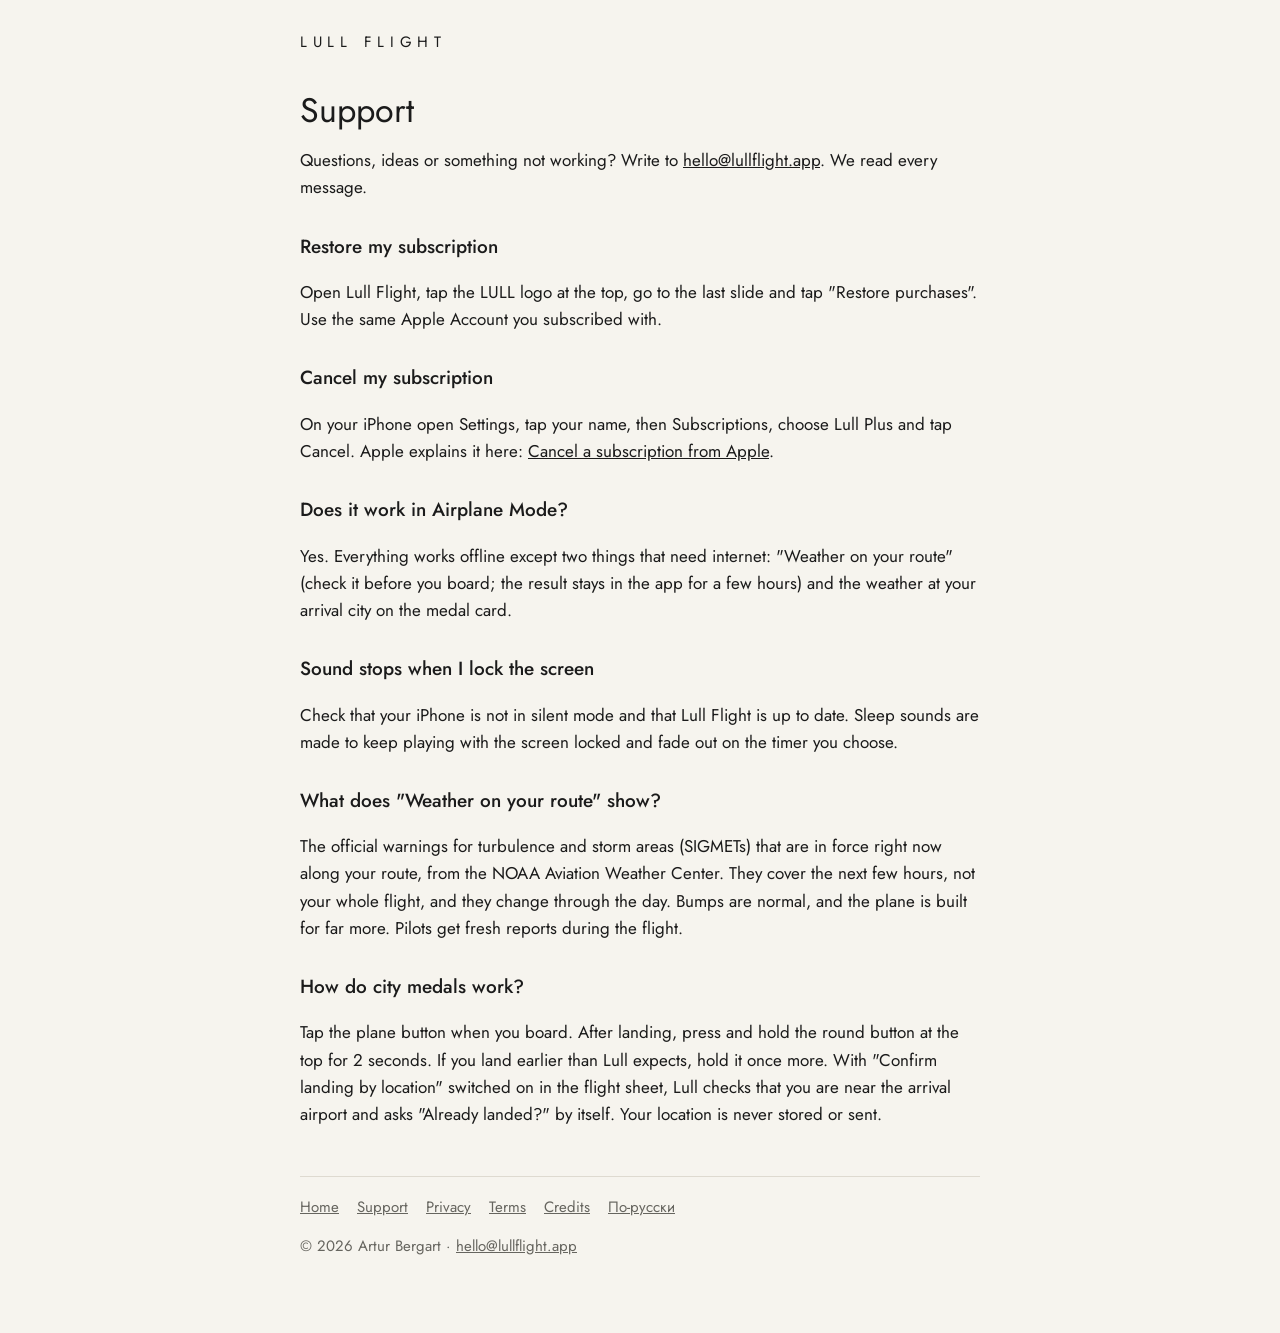
<file: support/index.html>
<!doctype html><html lang="en"><head><meta charset="utf-8"><meta name="viewport" content="width=device-width,initial-scale=1,viewport-fit=cover">
<link rel="icon" href="/icon.png"><style>
@font-face{font-family:"Jost";src:url(/fonts/jost.woff) format("woff");font-weight:100 900;font-display:swap}
:root{--paper:#F6F4EE;--ink:#1b1b1b;--mute:#66655f;--line:#dedad0}
@media (prefers-color-scheme:dark){:root{--paper:#1b1c1f;--ink:#ecebe6;--mute:#a3a29b;--line:#34353a}}
html{background:var(--paper)}body{margin:0;color:var(--ink);background:var(--paper);font:17px/1.6 "Jost",-apple-system,BlinkMacSystemFont,"Helvetica Neue",Arial,sans-serif}
main{max-width:680px;margin:0 auto;padding:max(28px,env(safe-area-inset-top)) max(20px,env(safe-area-inset-right)) 60px max(20px,env(safe-area-inset-left))}
header a{color:var(--ink);text-decoration:none;letter-spacing:.38em;font-size:15px}h1{font-weight:400;font-size:34px;line-height:1.15;margin:36px 0 6px}
h2{font-weight:500;font-size:19px;margin:30px 0 6px}p,li{color:var(--ink)}.mute{color:var(--mute);font-size:15px}a{color:inherit}
nav{margin-top:48px;padding-top:18px;border-top:1px solid var(--line);display:flex;gap:18px;flex-wrap:wrap;font-size:15px}nav a{color:var(--mute)}
</style><title>Support · Lull Flight</title></head><body><main>
<header><a href="/">LULL FLIGHT</a></header>
<h1>Support</h1><p>Questions, ideas or something not working? Write to <a href="mailto:hello@lullflight.app">hello@lullflight.app</a>. We read every message.</p>
<h2>Restore my subscription</h2><p>Open Lull Flight, tap the LULL logo at the top, go to the last slide and tap "Restore purchases". Use the same Apple Account you subscribed with.</p>
<h2>Cancel my subscription</h2><p>On your iPhone open Settings, tap your name, then Subscriptions, choose Lull Plus and tap Cancel. Apple explains it here: <a href="https://support.apple.com/118428">Cancel a subscription from Apple</a>.</p>
<h2>Does it work in Airplane Mode?</h2><p>Yes. Everything works offline except two things that need internet: "Weather on your route" (check it before you board; the result stays in the app for a few hours) and the weather at your arrival city on the medal card.</p>
<h2>Sound stops when I lock the screen</h2><p>Check that your iPhone is not in silent mode and that Lull Flight is up to date. Sleep sounds are made to keep playing with the screen locked and fade out on the timer you choose.</p>
<h2>What does "Weather on your route" show?</h2><p>The official warnings for turbulence and storm areas (SIGMETs) that are in force right now along your route, from the NOAA Aviation Weather Center. They cover the next few hours, not your whole flight, and they change through the day. Bumps are normal, and the plane is built for far more. Pilots get fresh reports during the flight.</p>
<h2>How do city medals work?</h2><p>Tap the plane button when you board. After landing, press and hold the round button at the top for 2 seconds. If you land earlier than Lull expects, hold it once more. With "Confirm landing by location" switched on in the flight sheet, Lull checks that you are near the arrival airport and asks "Already landed?" by itself. Your location is never stored or sent.</p>
<nav><a href="/">Home</a><a href="/support/">Support</a><a href="/privacy/">Privacy</a><a href="/terms/">Terms</a><a href="/credits/">Credits</a><a href="/ru/support/" hreflang="ru">По-русски</a></nav>
<p class="mute">© 2026 Artur Bergart · <a href="mailto:hello@lullflight.app">hello@lullflight.app</a></p>
</main></body></html>
</file>
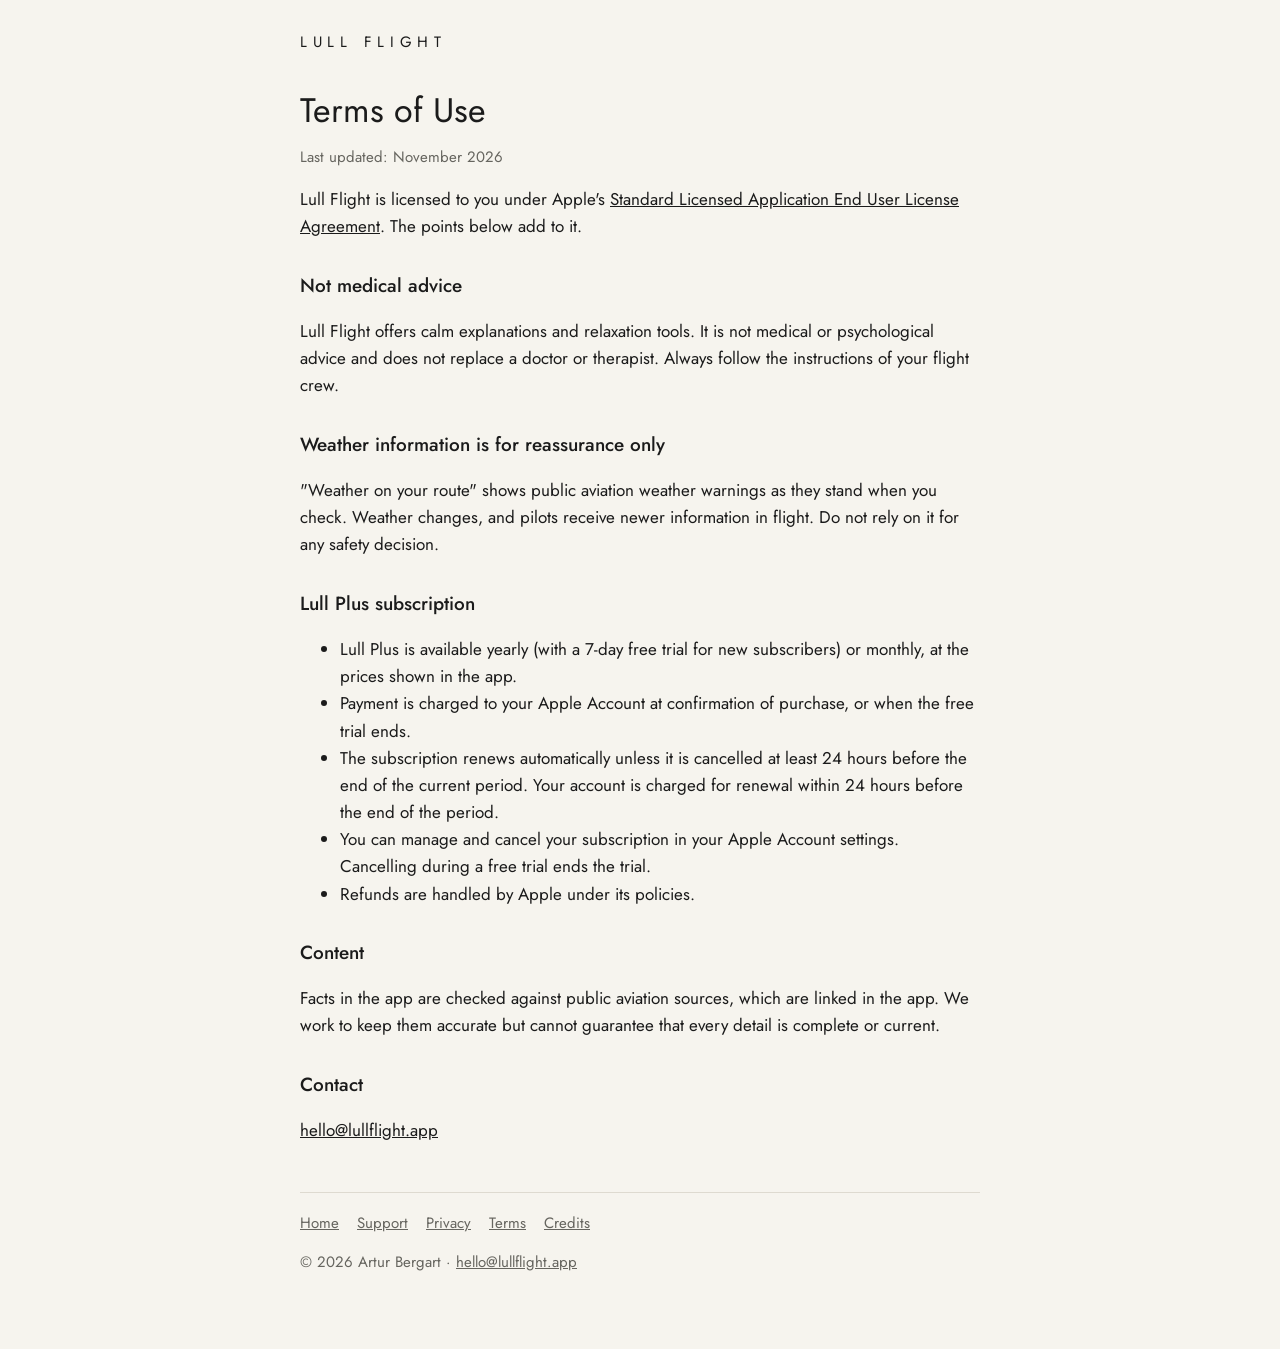
<file: terms/index.html>
<!doctype html><html lang="en"><head><meta charset="utf-8"><meta name="viewport" content="width=device-width,initial-scale=1,viewport-fit=cover">
<link rel="icon" href="/icon.png"><style>
@font-face{font-family:"Jost";src:url(/fonts/jost.woff) format("woff");font-weight:100 900;font-display:swap}
:root{--paper:#F6F4EE;--ink:#1b1b1b;--mute:#66655f;--line:#dedad0}
@media (prefers-color-scheme:dark){:root{--paper:#1b1c1f;--ink:#ecebe6;--mute:#a3a29b;--line:#34353a}}
html{background:var(--paper)}body{margin:0;color:var(--ink);background:var(--paper);font:17px/1.6 "Jost",-apple-system,BlinkMacSystemFont,"Helvetica Neue",Arial,sans-serif}
main{max-width:680px;margin:0 auto;padding:max(28px,env(safe-area-inset-top)) max(20px,env(safe-area-inset-right)) 60px max(20px,env(safe-area-inset-left))}
header a{color:var(--ink);text-decoration:none;letter-spacing:.38em;font-size:15px}h1{font-weight:400;font-size:34px;line-height:1.15;margin:36px 0 6px}
h2{font-weight:500;font-size:19px;margin:30px 0 6px}p,li{color:var(--ink)}.mute{color:var(--mute);font-size:15px}a{color:inherit}
nav{margin-top:48px;padding-top:18px;border-top:1px solid var(--line);display:flex;gap:18px;flex-wrap:wrap;font-size:15px}nav a{color:var(--mute)}
</style><title>Terms of Use · Lull Flight</title></head><body><main>
<header><a href="/">LULL FLIGHT</a></header>
<h1>Terms of Use</h1><p class="mute">Last updated: November 2026</p>
<p>Lull Flight is licensed to you under Apple's <a href="https://www.apple.com/legal/internet-services/itunes/dev/stdeula/">Standard Licensed Application End User License Agreement</a>. The points below add to it.</p>
<h2>Not medical advice</h2><p>Lull Flight offers calm explanations and relaxation tools. It is not medical or psychological advice and does not replace a doctor or therapist. Always follow the instructions of your flight crew.</p>
<h2>Weather information is for reassurance only</h2><p>"Weather on your route" shows public aviation weather warnings as they stand when you check. Weather changes, and pilots receive newer information in flight. Do not rely on it for any safety decision.</p>
<h2>Lull Plus subscription</h2><ul><li>Lull Plus is available yearly (with a 7-day free trial for new subscribers) or monthly, at the prices shown in the app.</li><li>Payment is charged to your Apple Account at confirmation of purchase, or when the free trial ends.</li><li>The subscription renews automatically unless it is cancelled at least 24 hours before the end of the current period. Your account is charged for renewal within 24 hours before the end of the period.</li><li>You can manage and cancel your subscription in your Apple Account settings. Cancelling during a free trial ends the trial.</li><li>Refunds are handled by Apple under its policies.</li></ul>
<h2>Content</h2><p>Facts in the app are checked against public aviation sources, which are linked in the app. We work to keep them accurate but cannot guarantee that every detail is complete or current.</p>
<h2>Contact</h2><p><a href="mailto:hello@lullflight.app">hello@lullflight.app</a></p>
<nav><a href="/">Home</a><a href="/support/">Support</a><a href="/privacy/">Privacy</a><a href="/terms/">Terms</a><a href="/credits/">Credits</a></nav>
<p class="mute">© 2026 Artur Bergart · <a href="mailto:hello@lullflight.app">hello@lullflight.app</a></p>
</main></body></html>
</file>
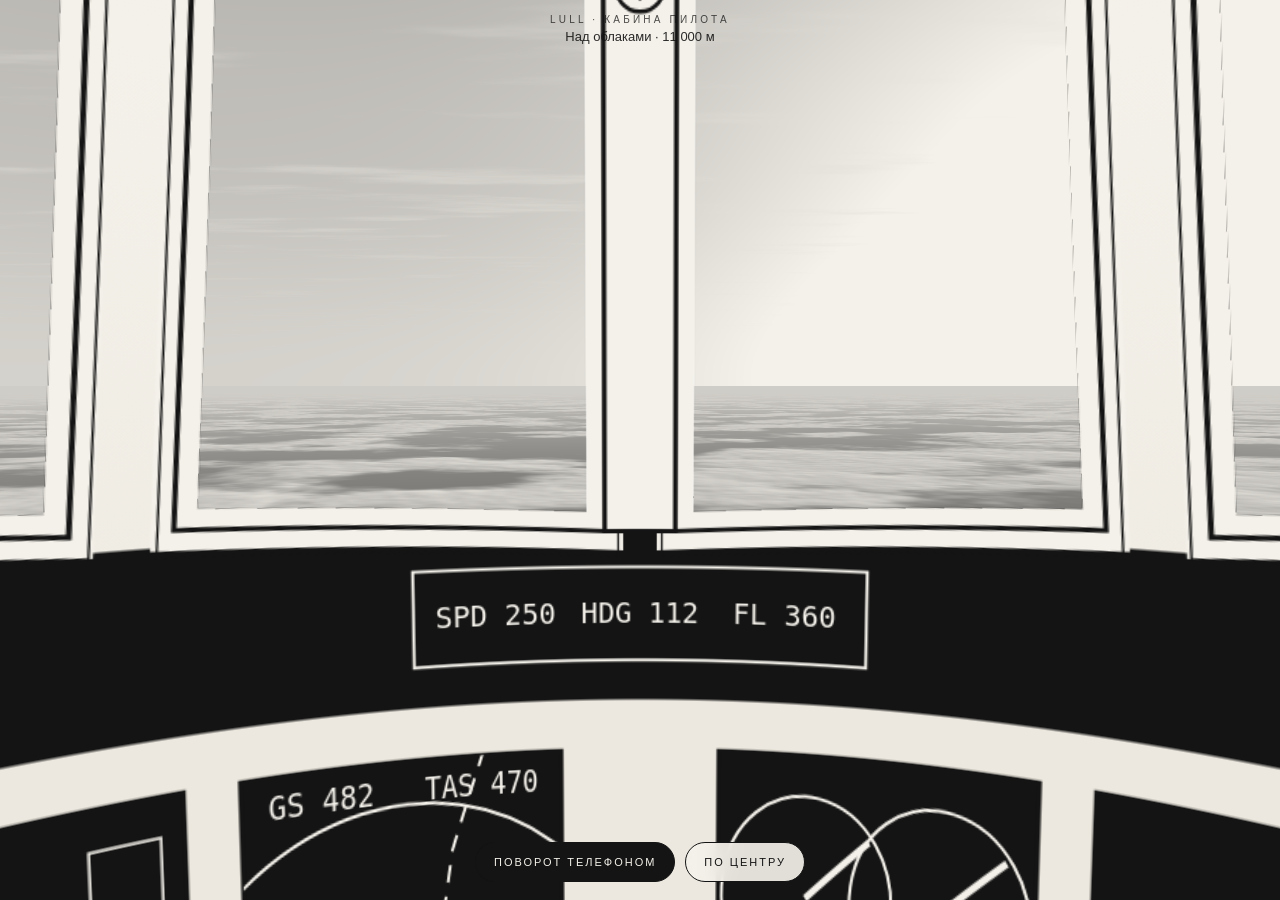
<file: lab/cockpit/index.html>
<!DOCTYPE html>
<html lang="ru">
<head>
<meta charset="utf-8">
<meta name="viewport" content="width=device-width,initial-scale=1,viewport-fit=cover,user-scalable=no">
<meta name="robots" content="noindex,nofollow"><title>Lull · Кабина пилота</title>
<style>
  html,body{margin:0;height:100%;background:#f4f1ea;overflow:hidden;touch-action:none;-webkit-user-select:none;user-select:none;font-family:-apple-system,"SF Pro Text","Helvetica Neue",Arial,sans-serif;color:#141414}
  canvas{position:fixed;inset:0;width:100%;height:100%;display:block}
  .top{position:fixed;left:0;right:0;top:calc(env(safe-area-inset-top) + 14px);text-align:center;pointer-events:none}
  .top .k{font-size:10px;letter-spacing:.32em;text-transform:uppercase;opacity:.75}
  .top .t{font-size:13px;margin-top:4px;opacity:.9}
  .bar{position:fixed;left:0;right:0;bottom:calc(env(safe-area-inset-bottom) + 18px);display:flex;gap:10px;justify-content:center;padding:0 16px}
  button{font:inherit;font-size:11px;letter-spacing:.18em;text-transform:uppercase;border-radius:999px;padding:13px 18px;border:1px solid #141414;background:rgba(244,241,234,.92);color:#141414;-webkit-backdrop-filter:blur(8px);backdrop-filter:blur(8px)}
  button.dark{background:#141414;color:#f4f1ea}
  .hint{position:fixed;left:50%;bottom:calc(env(safe-area-inset-bottom) + 78px);transform:translateX(-50%);font-size:12px;background:rgba(244,241,234,.9);padding:8px 14px;border-radius:999px;white-space:nowrap;transition:opacity .6s}
  .err{position:fixed;inset:0;display:none;align-items:center;justify-content:center;text-align:center;padding:30px;font-size:15px;line-height:1.5}
</style>
</head>
<body>
<canvas id="c"></canvas>
<div class="top"><div class="k">Lull · кабина пилота</div><div class="t">Над облаками · 11 000 м</div></div>
<div class="hint" id="hint">Тяните пальцем, чтобы осмотреться</div>
<div class="bar"><button class="dark" id="gyro">Поворот телефоном</button><button id="center">По центру</button></div>
<div class="err" id="err">Этот браузер не умеет показывать 3D-сцену.</div>
<script>
"use strict";
const D2R=Math.PI/180;
/* ---------- cockpit picture: a 360° panorama painted on a canvas ----------
   x = longitude (0 = straight ahead, + = right), y = latitude (+ = up).
   Windows are cut out, so the live sky shows through them. */
function paintCockpit(){
  const W=4096,H=2048,cv=document.createElement('canvas');cv.width=W;cv.height=H;const g=cv.getContext('2d');
  const X=lon=>(0.5+lon/360)*W, Y=lat=>(0.5-lat/180)*H;
  const poly=(pts)=>{g.beginPath();pts.forEach(([lo,la],i)=>i?g.lineTo(X(lo),Y(la)):g.moveTo(X(lo),Y(la)));g.closePath()};
  const rect=(lo1,la1,lo2,la2)=>poly([[lo1,la1],[lo2,la1],[lo2,la2],[lo1,la2]]);
  const INK='#141414',PAPER='#f4f1ea',P2='#ece8df',P3='#e2ddd2';
  const shape=(fill,lw)=>{g.fillStyle=fill;g.fill();g.strokeStyle=INK;g.lineWidth=lw||2.5;g.stroke()};
  const line=(pts,lw)=>{g.beginPath();pts.forEach(([lo,la],i)=>i?g.lineTo(X(lo),Y(la)):g.moveTo(X(lo),Y(la)));g.strokeStyle=INK;g.lineWidth=lw||2;g.stroke()};
  // paper walls, a soft shade toward the floor
  let gr=g.createLinearGradient(0,0,0,H);gr.addColorStop(0,P2);gr.addColorStop(.4,PAPER);gr.addColorStop(.7,P2);gr.addColorStop(1,'#cfcac0');
  g.fillStyle=gr;g.fillRect(0,0,W,H);
  // ceiling seams
  for(const lo of [-110,-40,40,110])line([[lo,80],[lo*0.55,34]],1.5);
  // back wall: door
  rect(146,36,174,-64);shape(PAPER,3);line([[149,33],[171,33],[171,-61],[149,-61],[149,33]],1.2);
  g.beginPath();g.arc(X(151.5),Y(-12),9,0,7);shape(PAPER,2.5);rect(155,26,165,16);shape(P3,2);
  // overhead panel: outlined switches, one row of small lights
  poly([[-34,30],[34,30],[26,78],[-26,78]]);shape(P2,3);
  for(let r=0;r<7;r++){const la=35+r*5.6,half=31-r*0.9;line([[-half,la-2],[half,la-2]],1);
    for(let c=-half+3;c<half-2;c+=4.2){const on=((r*7+c*3)|0)%5===0;g.beginPath();g.rect(X(c)-9,Y(la)-12,18,22);
      g.fillStyle=on?INK:PAPER;g.fill();g.strokeStyle=INK;g.lineWidth=2;g.stroke()}}
  g.font='500 21px Helvetica,Arial';g.fillStyle=INK;g.textAlign='center';
  [['ELEC',-20],['HYD',-7],['FUEL',7],['AIR',20]].forEach(([t,a])=>g.fillText(t,X(a),Y(32.2)));
  // glareshield: one black band, the autopilot window in it
  poly([[-62,-9],[62,-9],[60,-19],[-60,-19]]);shape(INK,2);
  rect(-14,-11.2,14,-16.8);g.strokeStyle=PAPER;g.lineWidth=2;g.stroke();
  g.font='20px Menlo,monospace';g.fillStyle=PAPER;[['SPD 250',-9],['HDG 112',0],['FL 360',9]].forEach(([t,a])=>g.fillText(t,X(a),Y(-14.6)));
  // main panel
  poly([[-60,-19],[60,-19],[56,-52],[-56,-52]]);shape(P2,2.5);
  const scr=(a,b)=>{rect(a,-22,b,-44);shape(INK,3)};
  const W2=PAPER;
  // captain PFD: horizon as a single line, the plane as an ink-white mark
  scr(-46,-27);{const cx=X(-36.5),cy=Y(-32);g.strokeStyle=W2;g.lineWidth=2.5;
    g.beginPath();g.moveTo(X(-41),cy);g.lineTo(X(-32),cy);g.stroke();
    g.lineWidth=1.5;for(const k of [-2,-1,1,2]){g.beginPath();g.moveTo(cx-(k%2?36:60),cy-k*30);g.lineTo(cx+(k%2?36:60),cy-k*30);g.stroke()}
    g.lineWidth=5;g.beginPath();g.moveTo(cx-80,cy);g.lineTo(cx-30,cy);g.lineTo(cx-30,cy+16);g.moveTo(cx+80,cy);g.lineTo(cx+30,cy);g.lineTo(cx+30,cy+16);g.stroke();
    g.lineWidth=1.5;g.strokeRect(X(-45.3),Y(-24),40,Y(-42)-Y(-24));g.strokeRect(X(-28.2)-40,Y(-24),40,Y(-42)-Y(-24));
    g.font='19px Menlo,monospace';g.fillStyle=W2;g.fillText('250',X(-45.3)+20,cy+7);g.fillText('360',X(-28.2)-20,cy+7)}
  // map: arc, route as a fine dashed line
  scr(-24,-5);{const cx=X(-14.5),cy=Y(-41);g.save();g.beginPath();g.rect(X(-24),Y(-22),X(-5)-X(-24),Y(-44)-Y(-22));g.clip();
    g.strokeStyle=W2;g.lineWidth=2;g.beginPath();g.arc(cx,cy,190,Math.PI*1.18,Math.PI*1.82);g.stroke();
    g.setLineDash([10,8]);g.beginPath();g.moveTo(cx,cy);g.lineTo(cx+30,cy-160);g.lineTo(cx+80,cy-290);g.stroke();g.setLineDash([]);
    g.beginPath();g.arc(cx+80,cy-290,7,0,7);g.stroke();g.fillStyle=W2;g.font='19px Menlo,monospace';g.fillText('TLV',cx+125,cy-284);
    g.beginPath();g.moveTo(cx,cy-18);g.lineTo(cx-13,cy+10);g.lineTo(cx+13,cy+10);g.closePath();g.fill();
    g.fillText('GS 482   TAS 470',cx,Y(-24.2));g.restore()}
  // engines: two thin gauges
  scr(5,24);{g.strokeStyle=W2;g.lineWidth=2;
    [10.5,18.5].forEach(a=>{const cx=X(a),cy=Y(-29.5);g.beginPath();g.arc(cx,cy,60,Math.PI*.8,Math.PI*2.2);g.stroke();g.lineWidth=4;g.beginPath();g.moveTo(cx,cy);g.lineTo(cx+44,cy-36);g.stroke();g.lineWidth=2});
    g.fillStyle=W2;g.font='19px Menlo,monospace';g.fillText('N1  84.2   84.1',X(14.5),Y(-37.2));g.fillText('FUEL 21.4 T',X(14.5),Y(-41))}
  // first officer PFD
  scr(27,46);{const cy=Y(-32);g.strokeStyle=W2;g.lineWidth=2.5;g.beginPath();g.moveTo(X(31),cy);g.lineTo(X(42),cy);g.stroke();
    g.lineWidth=5;const cx=X(36.5);g.beginPath();g.moveTo(cx-70,cy);g.lineTo(cx-26,cy);g.moveTo(cx+70,cy);g.lineTo(cx+26,cy);g.stroke()}
  // pedestal, two thrust levers
  poly([[-14,-50],[14,-50],[18,-80],[-18,-80]]);shape(P3,2.5);
  [-5,5].forEach(a=>{rect(a-0.8,-52,a+0.8,-62);shape(PAPER,2);rect(a-3.4,-50.8,a+3.4,-54.4);shape(INK,2)});
  rect(-11,-66,11,-74);shape(INK,2);g.fillStyle=PAPER;g.font='17px Menlo,monospace';g.fillText('FMS   DIR   PROG',X(0),Y(-69.8));
  for(let k=0;k<6;k++){g.beginPath();g.rect(X(-9+k*3.6)-12,Y(-76)-9,24,18);g.strokeStyle=INK;g.lineWidth=1.5;g.stroke()}
  // side consoles, sidesticks
  poly([[-64,-24],[-104,-24],[-100,-62],[-60,-58]]);shape(P3,2.5);poly([[64,-24],[104,-24],[100,-62],[60,-58]]);shape(P3,2.5);
  [-70,70].forEach(a=>{g.beginPath();g.ellipse(X(a),Y(-38),46,30,0,0,7);shape(PAPER,2.5);
    g.beginPath();g.rect(X(a)-22,Y(-26),44,Y(-37)-Y(-26));shape(INK,2)});
  // the empty seat on the right: outline only
  g.beginPath();g.roundRect?g.roundRect(X(78),Y(14),X(104)-X(78),Y(-30)-Y(14),46):g.rect(X(78),Y(14),X(104)-X(78),Y(-30)-Y(14));shape(P2,3);
  g.beginPath();g.roundRect?g.roundRect(X(83),Y(23),X(99)-X(83),Y(15)-Y(23),30):g.rect(X(83),Y(23),X(99)-X(83),Y(15)-Y(23));shape(P2,3);
  line([[91,10],[91,-24]],1.5);
  // floor
  gr=g.createLinearGradient(0,Y(-74),0,H);gr.addColorStop(0,'#d9d4c9');gr.addColorStop(1,'#b9b4aa');g.fillStyle=gr;g.fillRect(0,Y(-80),W,H);
  line([[-180,-80],[180,-80]],2);
  // windows: cut out, then a double ink frame
  const wins=[
    [[-25,24],[-2.2,26],[-2.2,-9],[-27,-8]],[[2.2,26],[25,24],[27,-8],[2.2,-9]],
    [[-30,22],[-57,15],[-58,-6],[-32,-8]],[[30,22],[57,15],[58,-6],[32,-8]],
    [[-63,13],[-92,9],[-93,-4],[-64,-6]],[[63,13],[92,9],[93,-4],[64,-6]]];
  g.save();g.globalCompositeOperation='destination-out';wins.forEach(w=>{poly(w);g.fill()});g.restore();
  g.strokeStyle=PAPER;g.lineWidth=26;wins.forEach(w=>{poly(w);g.stroke()});
  g.strokeStyle=INK;g.lineWidth=3;wins.forEach(w=>{poly(w);g.stroke()});
  g.lineWidth=1.3;wins.forEach(w=>{const c=w.reduce((a,p)=>[a[0]+p[0]/4,a[1]+p[1]/4],[0,0]);poly(w.map(([a,b])=>[c[0]+(a-c[0])*1.07,c[1]+(b-c[1])*1.09]));g.stroke()});
  rect(-2.2,26,2.2,-9);shape(PAPER,3);
  g.beginPath();g.arc(X(0),Y(23),18,0,7);shape(PAPER,2.5);line([[0,24],[0,22]],2);
  return cv;
}
/* ---------- WebGL ---------- */
const cv=document.getElementById('c');
const gl=cv.getContext('webgl',{antialias:false,alpha:false,preserveDrawingBuffer:false});
if(!gl){document.getElementById('err').style.display='flex'}
const VS=`attribute vec2 p;varying vec2 v;void main(){v=p;gl_Position=vec4(p,0.,1.);}`;
const FS=`precision highp float;varying vec2 v;
uniform mat3 R;uniform float tanF,asp,T;uniform sampler2D tex;
float h(vec2 p){p=fract(p*vec2(123.34,456.21));p+=dot(p,p+45.32);return fract(p.x*p.y);}
float n(vec2 p){vec2 i=floor(p),f=fract(p);f=f*f*(3.-2.*f);
  return mix(mix(h(i),h(i+vec2(1,0)),f.x),mix(h(i+vec2(0,1)),h(i+vec2(1,1)),f.x),f.y);}
float fbm(vec2 p){float s=0.,a=.5;for(int k=0;k<5;k++){s+=a*n(p);p=p*2.03+vec2(17.1,9.2);a*=.5;}return s;}
const vec3 SUN=normalize(vec3(.55,.07,-.83));
vec3 sky(vec3 d){
  float y=d.y;
  vec3 hor=vec3(.97,.89,.80),mid=vec3(.80,.84,.88),zen=vec3(.50,.62,.74);
  vec3 c=mix(hor,mid,smoothstep(0.,.25,y));c=mix(c,zen,smoothstep(.2,.9,y));
  float s=max(dot(d,SUN),0.);
  c+=vec3(1.,.78,.52)*pow(s,8.)*.35+vec3(1.,.93,.80)*pow(s,900.)*3.;
  // high thin cirrus
  if(y>0.02){vec2 q=d.xz/y*3.;q.x+=T*.004;float ci=fbm(q*vec2(.35,1.6));c=mix(c,vec3(.98,.95,.92),smoothstep(.55,.85,ci)*.45*smoothstep(.02,.2,y));}
  if(y<0.){ // cloud deck below
    float t=-1./y;vec2 P=d.xz*t;P.y-=T*.18;
    float dn=fbm(P*.55);float cov=smoothstep(.38,.62,dn);
    float sh=fbm(P*.55+SUN.xz*.06);float lit=clamp(.5+(dn-sh)*6.,0.,1.);
    vec3 top=mix(vec3(.70,.74,.80),vec3(1.,.95,.88),lit);
    vec3 ground=vec3(.38,.45,.52);
    vec3 cc=mix(ground,top,cov);
    float fog=1.-exp(-t*.045);
    c=mix(cc,hor*.98,fog);
  }
  return c;
}
void main(){
  vec3 d=normalize(R*vec3(v.x*tanF*asp,v.y*tanF,-1.));
  vec3 s=sky(d);
  float u=.5+atan(d.x,-d.z)/6.2831853;float w=acos(clamp(d.y,-1.,1.))/3.1415927;
  vec4 k=texture2D(tex,vec2(u,w));
  float L=dot(s,vec3(.299,.587,.114));vec3 sg=mix(vec3(.08),vec3(.957,.945,.918),clamp((L-.2)*1.22,0.,1.));
  gl_FragColor=vec4(mix(sg,k.rgb,k.a),1.);
}`;
function sh(t,s){const o=gl.createShader(t);gl.shaderSource(o,s);gl.compileShader(o);if(!gl.getShaderParameter(o,gl.COMPILE_STATUS))throw gl.getShaderInfoLog(o);return o}
let prog,U={};
if(gl){
  prog=gl.createProgram();gl.attachShader(prog,sh(gl.VERTEX_SHADER,VS));gl.attachShader(prog,sh(gl.FRAGMENT_SHADER,FS));gl.linkProgram(prog);gl.useProgram(prog);
  const b=gl.createBuffer();gl.bindBuffer(gl.ARRAY_BUFFER,b);gl.bufferData(gl.ARRAY_BUFFER,new Float32Array([-1,-1,3,-1,-1,3]),gl.STATIC_DRAW);
  const loc=gl.getAttribLocation(prog,'p');gl.enableVertexAttribArray(loc);gl.vertexAttribPointer(loc,2,gl.FLOAT,false,0,0);
  ['R','tanF','asp','T','tex'].forEach(k=>U[k]=gl.getUniformLocation(prog,k));
  const tx=gl.createTexture();gl.bindTexture(gl.TEXTURE_2D,tx);
  gl.pixelStorei(gl.UNPACK_PREMULTIPLY_ALPHA_WEBGL,false);
  gl.texImage2D(gl.TEXTURE_2D,0,gl.RGBA,gl.RGBA,gl.UNSIGNED_BYTE,paintCockpit());
  gl.texParameteri(gl.TEXTURE_2D,gl.TEXTURE_MIN_FILTER,gl.LINEAR);gl.texParameteri(gl.TEXTURE_2D,gl.TEXTURE_MAG_FILTER,gl.LINEAR);
  gl.texParameteri(gl.TEXTURE_2D,gl.TEXTURE_WRAP_S,gl.REPEAT);gl.texParameteri(gl.TEXTURE_2D,gl.TEXTURE_WRAP_T,gl.CLAMP_TO_EDGE);
  gl.uniform1i(U.tex,0);
}

/* ---------- looking around: quaternions ---------- */
const qmul=(a,b)=>[a[3]*b[0]+a[0]*b[3]+a[1]*b[2]-a[2]*b[1],a[3]*b[1]-a[0]*b[2]+a[1]*b[3]+a[2]*b[0],a[3]*b[2]+a[0]*b[1]-a[1]*b[0]+a[2]*b[3],a[3]*b[3]-a[0]*b[0]-a[1]*b[1]-a[2]*b[2]];
const qax=(x,y,z,a)=>{const s=Math.sin(a/2);return[x*s,y*s,z*s,Math.cos(a/2)]};
function qEulerYXZ(x,y,z){const c1=Math.cos(x/2),c2=Math.cos(y/2),c3=Math.cos(z/2),s1=Math.sin(x/2),s2=Math.sin(y/2),s3=Math.sin(z/2);
  return[s1*c2*c3+c1*s2*s3,c1*s2*c3-s1*c2*s3,c1*c2*s3-s1*s2*c3,c1*c2*c3+s1*s2*s3]}
function qmat(q){const[x,y,z,w]=q;return new Float32Array([1-2*(y*y+z*z),2*(x*y+z*w),2*(x*z-y*w), 2*(x*y-z*w),1-2*(x*x+z*z),2*(y*z+x*w), 2*(x*z+y*w),2*(y*z-x*w),1-2*(x*x+y*y)])}
const rot=(q,v)=>{const m=qmat(q);return[m[0]*v[0]+m[3]*v[1]+m[6]*v[2],m[1]*v[0]+m[4]*v[1]+m[7]*v[2],m[2]*v[0]+m[5]*v[1]+m[8]*v[2]]};
const Q1=[-Math.SQRT1_2,0,0,Math.SQRT1_2];
let ori=null,gyroOn=false,yawOff=0,dragYaw=0,dragPitch=-4*D2R,needCenter=true,qCur=[0,0,0,1];
function devQ(){const o=(screen.orientation&&screen.orientation.angle)||window.orientation||0;
  let q=qEulerYXZ(ori.beta*D2R,ori.alpha*D2R,-ori.gamma*D2R);q=qmul(q,Q1);q=qmul(q,qax(0,0,1,-o*D2R));return q}
function target(){
  if(gyroOn&&ori){let q=devQ();
    if(needCenter){const f=rot(q,[0,0,-1]);yawOff=Math.atan2(f[0],-f[2]);dragYaw=0;needCenter=false}
    return qmul(qax(0,1,0,yawOff-dragYaw),q)}
  return qmul(qax(0,1,0,-dragYaw),qax(1,0,0,dragPitch))}
function slerp(a,b,t){let d=a[0]*b[0]+a[1]*b[1]+a[2]*b[2]+a[3]*b[3];if(d<0){b=b.map(x=>-x);d=-d}
  const r=a.map((x,i)=>x+(b[i]-x)*t);const l=Math.hypot(...r);return r.map(x=>x/l)}
window.addEventListener('deviceorientation',e=>{if(e.alpha==null)return;ori={alpha:e.alpha,beta:e.beta,gamma:e.gamma};if(!gyroOn){gyroOn=true;needCenter=true;hint('Поворачивайте телефон')}});
document.getElementById('gyro').onclick=async()=>{
  try{if(window.DeviceOrientationEvent&&DeviceOrientationEvent.requestPermission){const r=await DeviceOrientationEvent.requestPermission();if(r!=='granted'){hint('Без датчиков — тяните пальцем');return}}}catch(e){hint('Без датчиков — тяните пальцем');return}
  setTimeout(()=>{if(!gyroOn)hint('Датчики недоступны — тяните пальцем')},1200)};
document.getElementById('center').onclick=()=>{needCenter=true;dragYaw=0;dragPitch=-4*D2R};
let last=null;
cv.addEventListener('pointerdown',e=>{last=[e.clientX,e.clientY];cv.setPointerCapture(e.pointerId)});
cv.addEventListener('pointermove',e=>{if(!last)return;const k=(70*D2R)/innerHeight;
  dragYaw-=(e.clientX-last[0])*k;if(!gyroOn)dragPitch=Math.max(-80*D2R,Math.min(80*D2R,dragPitch+(e.clientY-last[1])*k));last=[e.clientX,e.clientY]});
cv.addEventListener('pointerup',()=>last=null);cv.addEventListener('pointercancel',()=>last=null);
let ht;function hint(t){const h=document.getElementById('hint');h.textContent=t;h.style.opacity=1;clearTimeout(ht);ht=setTimeout(()=>h.style.opacity=0,3500)}
hint('Тяните пальцем или нажмите «Поворот телефоном»');

/* ---------- frame loop ---------- */
const t0=performance.now();
function frame(now){
  const dpr=Math.min(devicePixelRatio||1,1.6),w=Math.round(innerWidth*dpr),h=Math.round(innerHeight*dpr);
  if(cv.width!==w||cv.height!==h){cv.width=w;cv.height=h;gl.viewport(0,0,w,h)}
  qCur=slerp(qCur,target(),gyroOn?.35:.25);
  const asp=w/h,vf=(asp<1?72:52)*D2R;
  gl.uniformMatrix3fv(U.R,false,qmat(qCur));gl.uniform1f(U.tanF,Math.tan(vf/2));gl.uniform1f(U.asp,asp);
  gl.uniform1f(U.T,(now-t0)/1000);
  gl.drawArrays(gl.TRIANGLES,0,3);requestAnimationFrame(frame)}
if(gl)requestAnimationFrame(frame);
window.__look=(yawDeg,pitchDeg)=>{dragYaw=yawDeg*D2R;dragPitch=pitchDeg*D2R;qCur=target()};
</script>
</body>
</html>
</file>
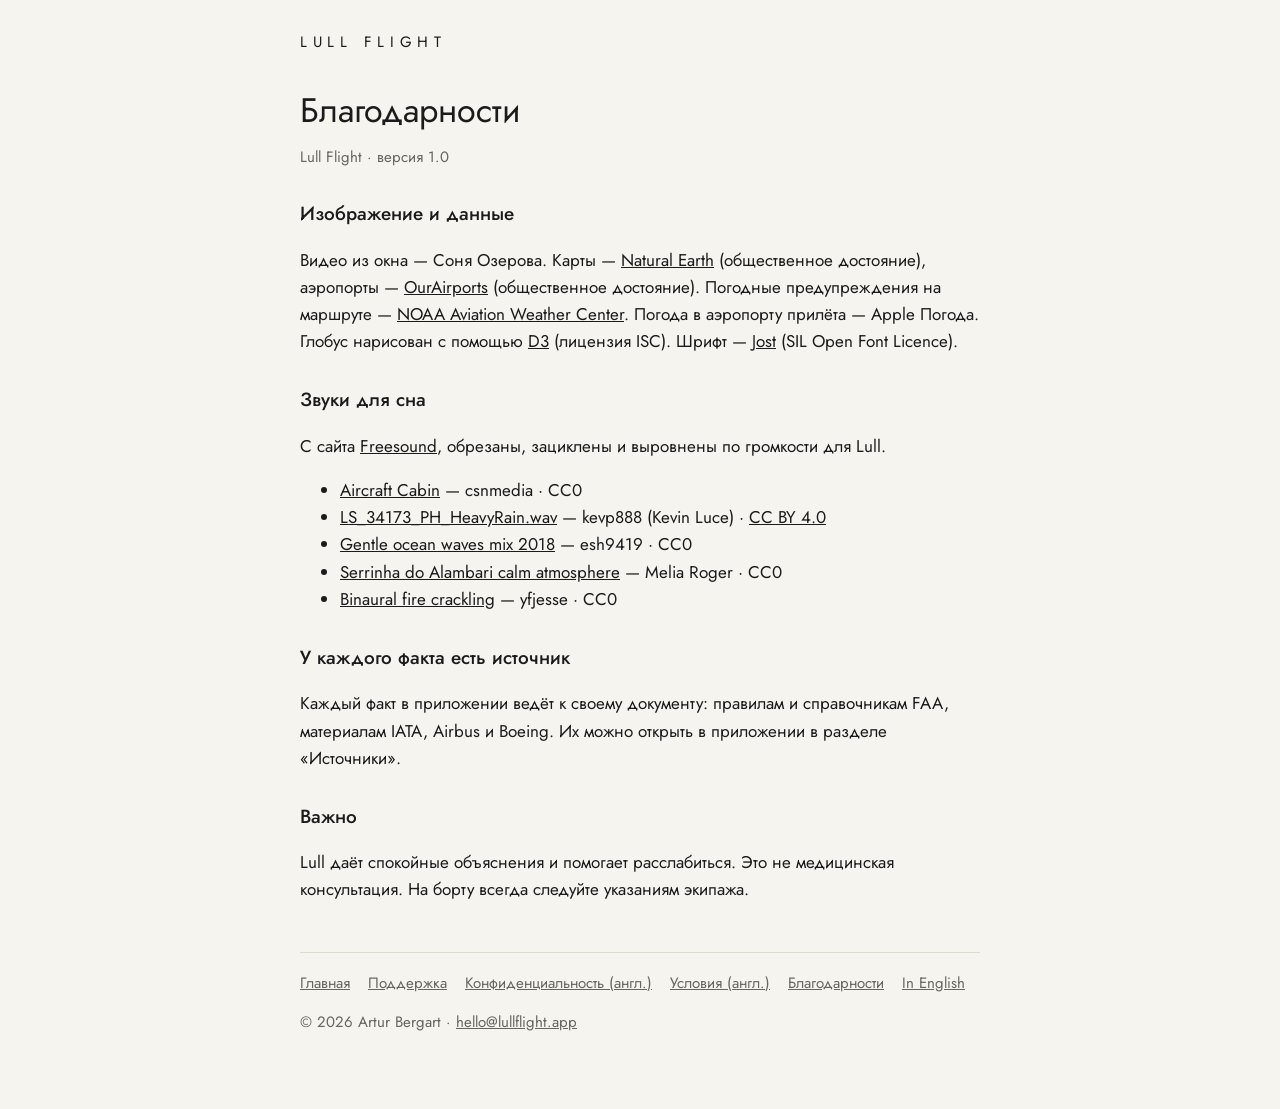
<file: ru/credits/index.html>
<!doctype html><html lang="ru"><head><meta charset="utf-8"><meta name="viewport" content="width=device-width,initial-scale=1,viewport-fit=cover">
<link rel="icon" href="/icon.png"><style>
@font-face{font-family:"Jost";src:url(/fonts/jost.woff) format("woff");font-weight:100 900;font-display:swap}
:root{--paper:#F6F4EE;--ink:#1b1b1b;--mute:#66655f;--line:#dedad0}
@media (prefers-color-scheme:dark){:root{--paper:#1b1c1f;--ink:#ecebe6;--mute:#a3a29b;--line:#34353a}}
html{background:var(--paper)}body{margin:0;color:var(--ink);background:var(--paper);font:17px/1.6 "Jost",-apple-system,BlinkMacSystemFont,"Helvetica Neue",Arial,sans-serif}
main{max-width:680px;margin:0 auto;padding:max(28px,env(safe-area-inset-top)) max(20px,env(safe-area-inset-right)) 60px max(20px,env(safe-area-inset-left))}
header a{color:var(--ink);text-decoration:none;letter-spacing:.38em;font-size:15px}h1{font-weight:400;font-size:34px;line-height:1.15;margin:36px 0 6px}
h2{font-weight:500;font-size:19px;margin:30px 0 6px}p,li{color:var(--ink)}.mute{color:var(--mute);font-size:15px}a{color:inherit}
nav{margin-top:48px;padding-top:18px;border-top:1px solid var(--line);display:flex;gap:18px;flex-wrap:wrap;font-size:15px}nav a{color:var(--mute)}
</style><title>Благодарности · Lull Flight</title></head><body><main>
<header><a href="/ru/">LULL FLIGHT</a></header>
<h1>Благодарности</h1><p class="mute">Lull Flight · версия 1.0</p>
<h2>Изображение и данные</h2><p>Видео из окна — Соня Озерова. Карты — <a href="https://www.naturalearthdata.com/">Natural Earth</a> (общественное достояние), аэропорты — <a href="https://ourairports.com/">OurAirports</a> (общественное достояние). Погодные предупреждения на маршруте — <a href="https://aviationweather.gov/">NOAA Aviation Weather Center</a>. Погода в аэропорту прилёта — Apple Погода. Глобус нарисован с помощью <a href="https://d3js.org/">D3</a> (лицензия ISC). Шрифт — <a href="https://indestructibletype.com/Jost.html">Jost</a> (SIL Open Font Licence).</p>
<h2>Звуки для сна</h2><p>С сайта <a href="https://freesound.org/">Freesound</a>, обрезаны, зациклены и выровнены по громкости для Lull.</p><ul><li><a href="https://freesound.org/people/csnmedia/sounds/381174/">Aircraft Cabin</a> — csnmedia · CC0</li><li><a href="https://freesound.org/s/464041/">LS_34173_PH_HeavyRain.wav</a> — kevp888 (Kevin Luce) · <a href="https://creativecommons.org/licenses/by/4.0/">CC BY 4.0</a></li><li><a href="https://freesound.org/people/esh9419/sounds/417797/">Gentle ocean waves mix 2018</a> — esh9419 · CC0</li><li><a href="https://freesound.org/people/MeliaRoger/sounds/586171/">Serrinha do Alambari calm atmosphere</a> — Melia Roger · CC0</li><li><a href="https://freesound.org/s/734248/">Binaural fire crackling</a> — yfjesse · CC0</li></ul>
<h2>У каждого факта есть источник</h2><p>Каждый факт в приложении ведёт к своему документу: правилам и справочникам FAA, материалам IATA, Airbus и Boeing. Их можно открыть в приложении в разделе «Источники».</p>
<h2>Важно</h2><p>Lull даёт спокойные объяснения и помогает расслабиться. Это не медицинская консультация. На борту всегда следуйте указаниям экипажа.</p>
<nav><a href="/ru/">Главная</a><a href="/ru/support/">Поддержка</a><a href="/privacy/">Конфиденциальность (англ.)</a><a href="/terms/">Условия (англ.)</a><a href="/ru/credits/">Благодарности</a><a href="/credits/" hreflang="en">In English</a></nav>
<p class="mute">© 2026 Artur Bergart · <a href="mailto:hello@lullflight.app">hello@lullflight.app</a></p>
</main></body></html>
</file>
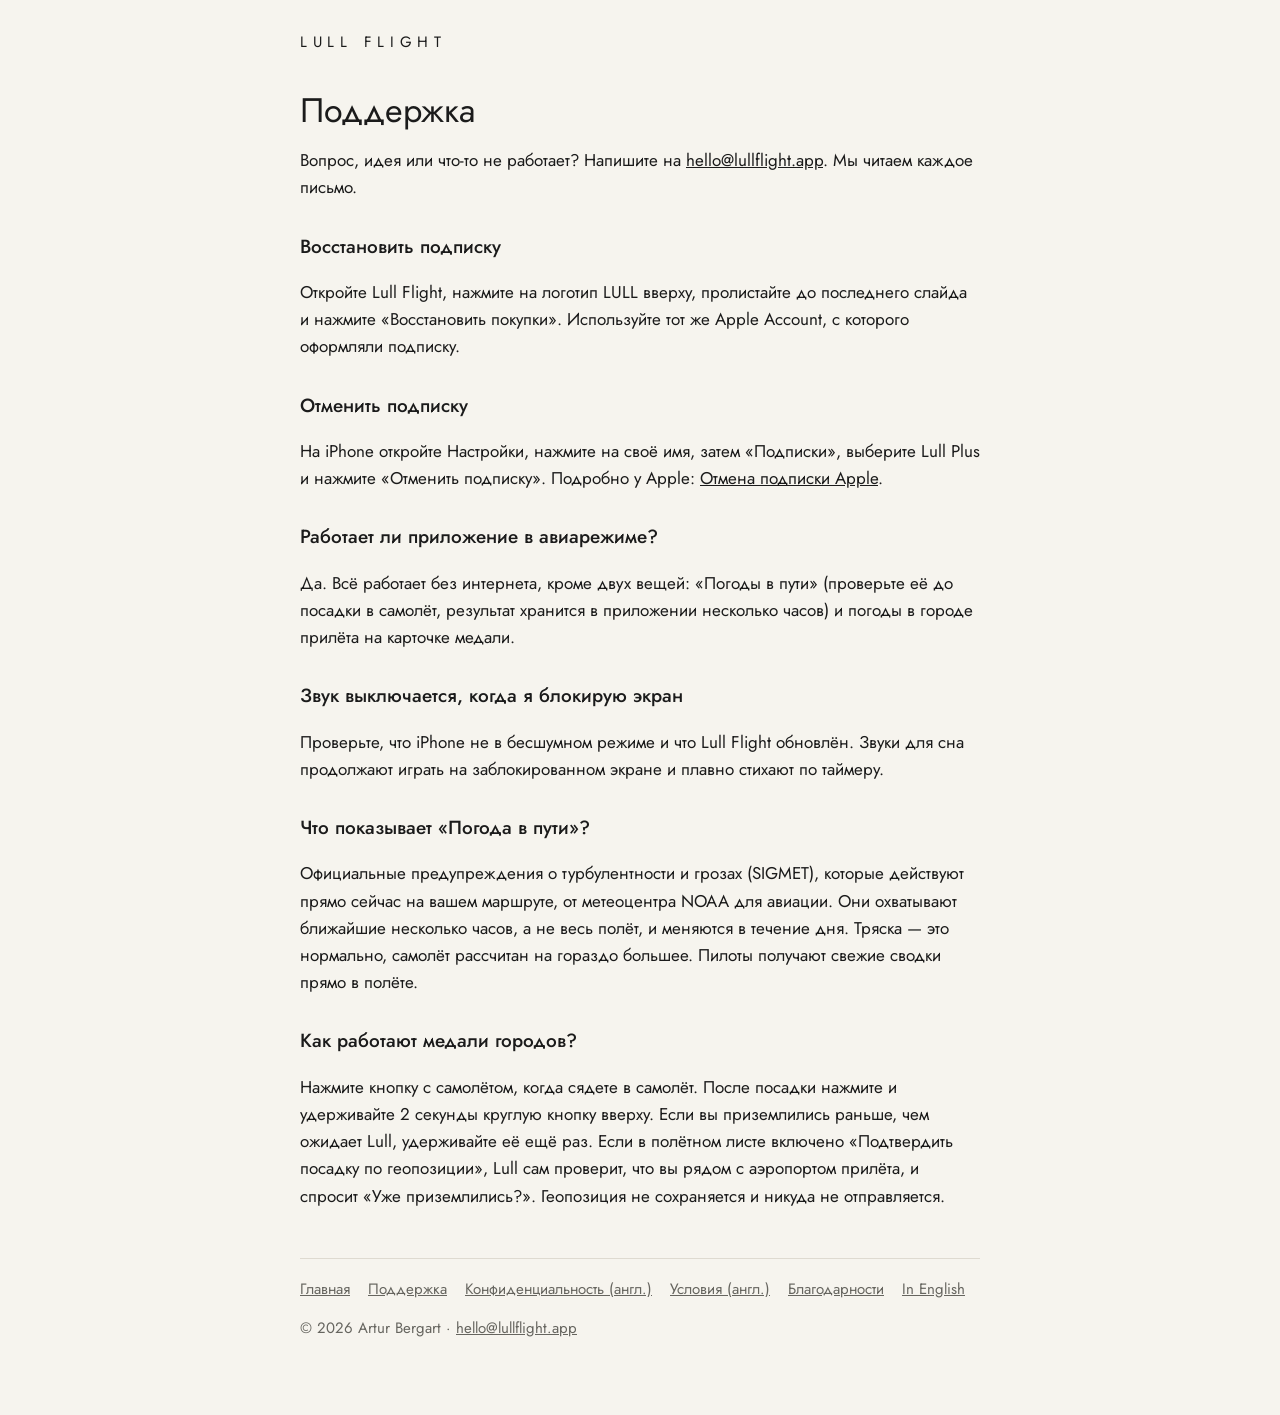
<file: ru/support/index.html>
<!doctype html><html lang="ru"><head><meta charset="utf-8"><meta name="viewport" content="width=device-width,initial-scale=1,viewport-fit=cover">
<link rel="icon" href="/icon.png"><style>
@font-face{font-family:"Jost";src:url(/fonts/jost.woff) format("woff");font-weight:100 900;font-display:swap}
:root{--paper:#F6F4EE;--ink:#1b1b1b;--mute:#66655f;--line:#dedad0}
@media (prefers-color-scheme:dark){:root{--paper:#1b1c1f;--ink:#ecebe6;--mute:#a3a29b;--line:#34353a}}
html{background:var(--paper)}body{margin:0;color:var(--ink);background:var(--paper);font:17px/1.6 "Jost",-apple-system,BlinkMacSystemFont,"Helvetica Neue",Arial,sans-serif}
main{max-width:680px;margin:0 auto;padding:max(28px,env(safe-area-inset-top)) max(20px,env(safe-area-inset-right)) 60px max(20px,env(safe-area-inset-left))}
header a{color:var(--ink);text-decoration:none;letter-spacing:.38em;font-size:15px}h1{font-weight:400;font-size:34px;line-height:1.15;margin:36px 0 6px}
h2{font-weight:500;font-size:19px;margin:30px 0 6px}p,li{color:var(--ink)}.mute{color:var(--mute);font-size:15px}a{color:inherit}
nav{margin-top:48px;padding-top:18px;border-top:1px solid var(--line);display:flex;gap:18px;flex-wrap:wrap;font-size:15px}nav a{color:var(--mute)}
</style><title>Поддержка · Lull Flight</title></head><body><main>
<header><a href="/ru/">LULL FLIGHT</a></header>
<h1>Поддержка</h1><p>Вопрос, идея или что-то не работает? Напишите на <a href="mailto:hello@lullflight.app">hello@lullflight.app</a>. Мы читаем каждое письмо.</p>
<h2>Восстановить подписку</h2><p>Откройте Lull Flight, нажмите на логотип LULL вверху, пролистайте до последнего слайда и нажмите «Восстановить покупки». Используйте тот же Apple Account, с которого оформляли подписку.</p>
<h2>Отменить подписку</h2><p>На iPhone откройте Настройки, нажмите на своё имя, затем «Подписки», выберите Lull Plus и нажмите «Отменить подписку». Подробно у Apple: <a href="https://support.apple.com/ru-ru/118428">Отмена подписки Apple</a>.</p>
<h2>Работает ли приложение в авиарежиме?</h2><p>Да. Всё работает без интернета, кроме двух вещей: «Погоды в пути» (проверьте её до посадки в самолёт, результат хранится в приложении несколько часов) и погоды в городе прилёта на карточке медали.</p>
<h2>Звук выключается, когда я блокирую экран</h2><p>Проверьте, что iPhone не в бесшумном режиме и что Lull Flight обновлён. Звуки для сна продолжают играть на заблокированном экране и плавно стихают по таймеру.</p>
<h2>Что показывает «Погода в пути»?</h2><p>Официальные предупреждения о турбулентности и грозах (SIGMET), которые действуют прямо сейчас на вашем маршруте, от метеоцентра NOAA для авиации. Они охватывают ближайшие несколько часов, а не весь полёт, и меняются в течение дня. Тряска — это нормально, самолёт рассчитан на гораздо большее. Пилоты получают свежие сводки прямо в полёте.</p>
<h2>Как работают медали городов?</h2><p>Нажмите кнопку с самолётом, когда сядете в самолёт. После посадки нажмите и удерживайте 2 секунды круглую кнопку вверху. Если вы приземлились раньше, чем ожидает Lull, удерживайте её ещё раз. Если в полётном листе включено «Подтвердить посадку по геопозиции», Lull сам проверит, что вы рядом с аэропортом прилёта, и спросит «Уже приземлились?». Геопозиция не сохраняется и никуда не отправляется.</p>
<nav><a href="/ru/">Главная</a><a href="/ru/support/">Поддержка</a><a href="/privacy/">Конфиденциальность (англ.)</a><a href="/terms/">Условия (англ.)</a><a href="/ru/credits/">Благодарности</a><a href="/support/" hreflang="en">In English</a></nav>
<p class="mute">© 2026 Artur Bergart · <a href="mailto:hello@lullflight.app">hello@lullflight.app</a></p>
</main></body></html>
</file>
<file: style.css>
/* Lull Flight site — the app's own look: warm paper, ink, Jost, a lot of air */
@font-face{font-family:"Jost";src:url(/fonts/jost.woff) format("woff");font-weight:100 900;font-style:normal;font-display:swap}
:root{--paper:#F6F4EE;--card:#FFFFFF;--ink:#141414;--ink2:#4A4944;--mute:#86847C;--line:rgba(20,20,20,.12);--gold:#B08440;
  --display:"Jost","Futura","Avenir Next",system-ui,sans-serif}
*{box-sizing:border-box}
html{-webkit-text-size-adjust:100%}
body{margin:0;background:var(--paper);color:var(--ink);font-family:var(--display);font-size:17px;line-height:1.55;font-weight:400}
a{color:inherit}
img{max-width:100%;display:block}
.wrap{max-width:1080px;margin:0 auto;padding-left:max(20px,env(safe-area-inset-left,0px));padding-right:max(20px,env(safe-area-inset-right,0px))}

header.top{display:flex;align-items:center;justify-content:space-between;padding-block:26px}
.brand{display:flex;align-items:center;gap:12px;text-decoration:none;font-weight:500;letter-spacing:.42em;font-size:15px}
.brand svg{width:26px;height:26px}
.lang{display:flex;gap:4px;font-size:13px;letter-spacing:.16em}
.lang a{padding:8px 10px;border-radius:99px;text-decoration:none;color:var(--mute)}
.lang a[aria-current="true"]{color:var(--ink);background:rgba(20,20,20,.06)}

.hero{display:grid;grid-template-columns:1.1fr .9fr;gap:56px;align-items:center;padding-block:40px 80px}
.hero h1{font-weight:300;font-size:clamp(44px,7vw,84px);line-height:1.02;letter-spacing:-.01em;margin:0 0 22px;text-wrap:balance}
.hero .lead{font-size:clamp(18px,2vw,21px);color:var(--ink2);max-width:30em;margin:0 0 30px}
.cta{display:flex;flex-wrap:wrap;align-items:center;gap:14px 18px}
.pill{display:inline-flex;align-items:center;gap:10px;background:var(--ink);color:var(--paper);border-radius:99px;padding:15px 24px;font-size:13px;letter-spacing:.22em;text-transform:uppercase;text-decoration:none}
.pill svg{width:16px;height:16px}
.small{font-size:14px;color:var(--mute)}

.phone{width:100%;max-width:330px;justify-self:center;border-radius:42px;overflow:hidden;background:var(--paper);box-shadow:0 0 0 1.5px var(--ink),0 40px 80px -30px rgba(20,20,20,.35)}
.phone img{width:100%;height:auto}

.facts{display:flex;flex-wrap:wrap;gap:10px 28px;justify-content:center;padding-block:26px;border-block:1px solid var(--line);font-size:13px;letter-spacing:.2em;text-transform:uppercase;color:var(--ink2)}
.facts span{display:inline-flex;align-items:center;gap:10px}
.facts span::before{content:"";width:5px;height:5px;border-radius:50%;background:var(--gold)}

.feat{display:grid;grid-template-columns:1fr 1fr;gap:64px;align-items:center;padding-block:72px;border-bottom:1px solid var(--line)}
.feat:nth-of-type(even) .phone{order:-1}
.feat .k{font-size:12.5px;letter-spacing:.32em;text-transform:uppercase;color:var(--mute);margin:0 0 14px}
.feat h2{font-weight:300;font-size:clamp(32px,4.4vw,50px);line-height:1.08;margin:0 0 18px;text-wrap:balance}
.feat p{color:var(--ink2);max-width:28em;margin:0}
.feat ul{margin:18px 0 0;padding:0;list-style:none;display:flex;flex-direction:column;gap:8px;color:var(--ink2)}
.feat li{padding-left:22px;position:relative}
.feat li::before{content:"";position:absolute;left:2px;top:.68em;width:9px;height:1.5px;background:var(--ink)}
.free{display:inline-block;margin-top:18px;font-size:12px;letter-spacing:.22em;text-transform:uppercase;border:1px solid var(--ink);border-radius:99px;padding:6px 12px}

.plus{padding-block:88px 72px;text-align:center}
.plus h2{font-weight:300;font-size:clamp(32px,4.4vw,50px);line-height:1.08;margin:0 0 12px}
.plus>p{color:var(--ink2);margin:0 auto 40px;max-width:34em}
.tiers{display:grid;grid-template-columns:1fr 1fr;gap:18px;max-width:820px;margin:0 auto;text-align:left}
.tier{background:var(--card);border-radius:28px;padding:28px 28px 26px;box-shadow:0 0 0 1px var(--line)}
.tier.p{box-shadow:0 0 0 1.5px var(--ink)}
.tier h3{margin:0 0 4px;font-weight:500;font-size:13px;letter-spacing:.3em;text-transform:uppercase}
.tier .price{font-weight:300;font-size:30px;margin:6px 0 16px}
.tier .price small{font-size:15px;color:var(--mute)}
.tier ul{margin:0;padding:0;list-style:none;display:flex;flex-direction:column;gap:9px;color:var(--ink2)}
.tier li{padding-left:24px;position:relative}
.tier li::before{content:"";position:absolute;left:2px;top:.5em;width:10px;height:6px;border-left:1.5px solid var(--ink);border-bottom:1.5px solid var(--ink);transform:rotate(-45deg)}
.note{font-size:13.5px;color:var(--mute);margin:22px auto 0;max-width:44em}

footer{padding-block:34px 48px;border-top:1px solid var(--line);display:flex;flex-wrap:wrap;gap:12px 28px;justify-content:space-between;font-size:14px;color:var(--mute)}
footer nav{display:flex;flex-wrap:wrap;gap:6px 22px}
footer a{text-decoration-color:rgba(20,20,20,.3);text-underline-offset:4px}

@media (max-width:820px){
  .hero{grid-template-columns:1fr;gap:40px;padding-block:20px 56px;text-align:left}
  .feat{grid-template-columns:1fr;gap:34px;padding-block:56px}
  .feat .phone,.feat:nth-of-type(even) .phone{order:1;max-width:290px}
  .tiers{grid-template-columns:1fr}
}
@media (prefers-reduced-motion:no-preference){.phone{transition:transform .6s ease}.phone:hover{transform:translateY(-4px)}}
</file>
